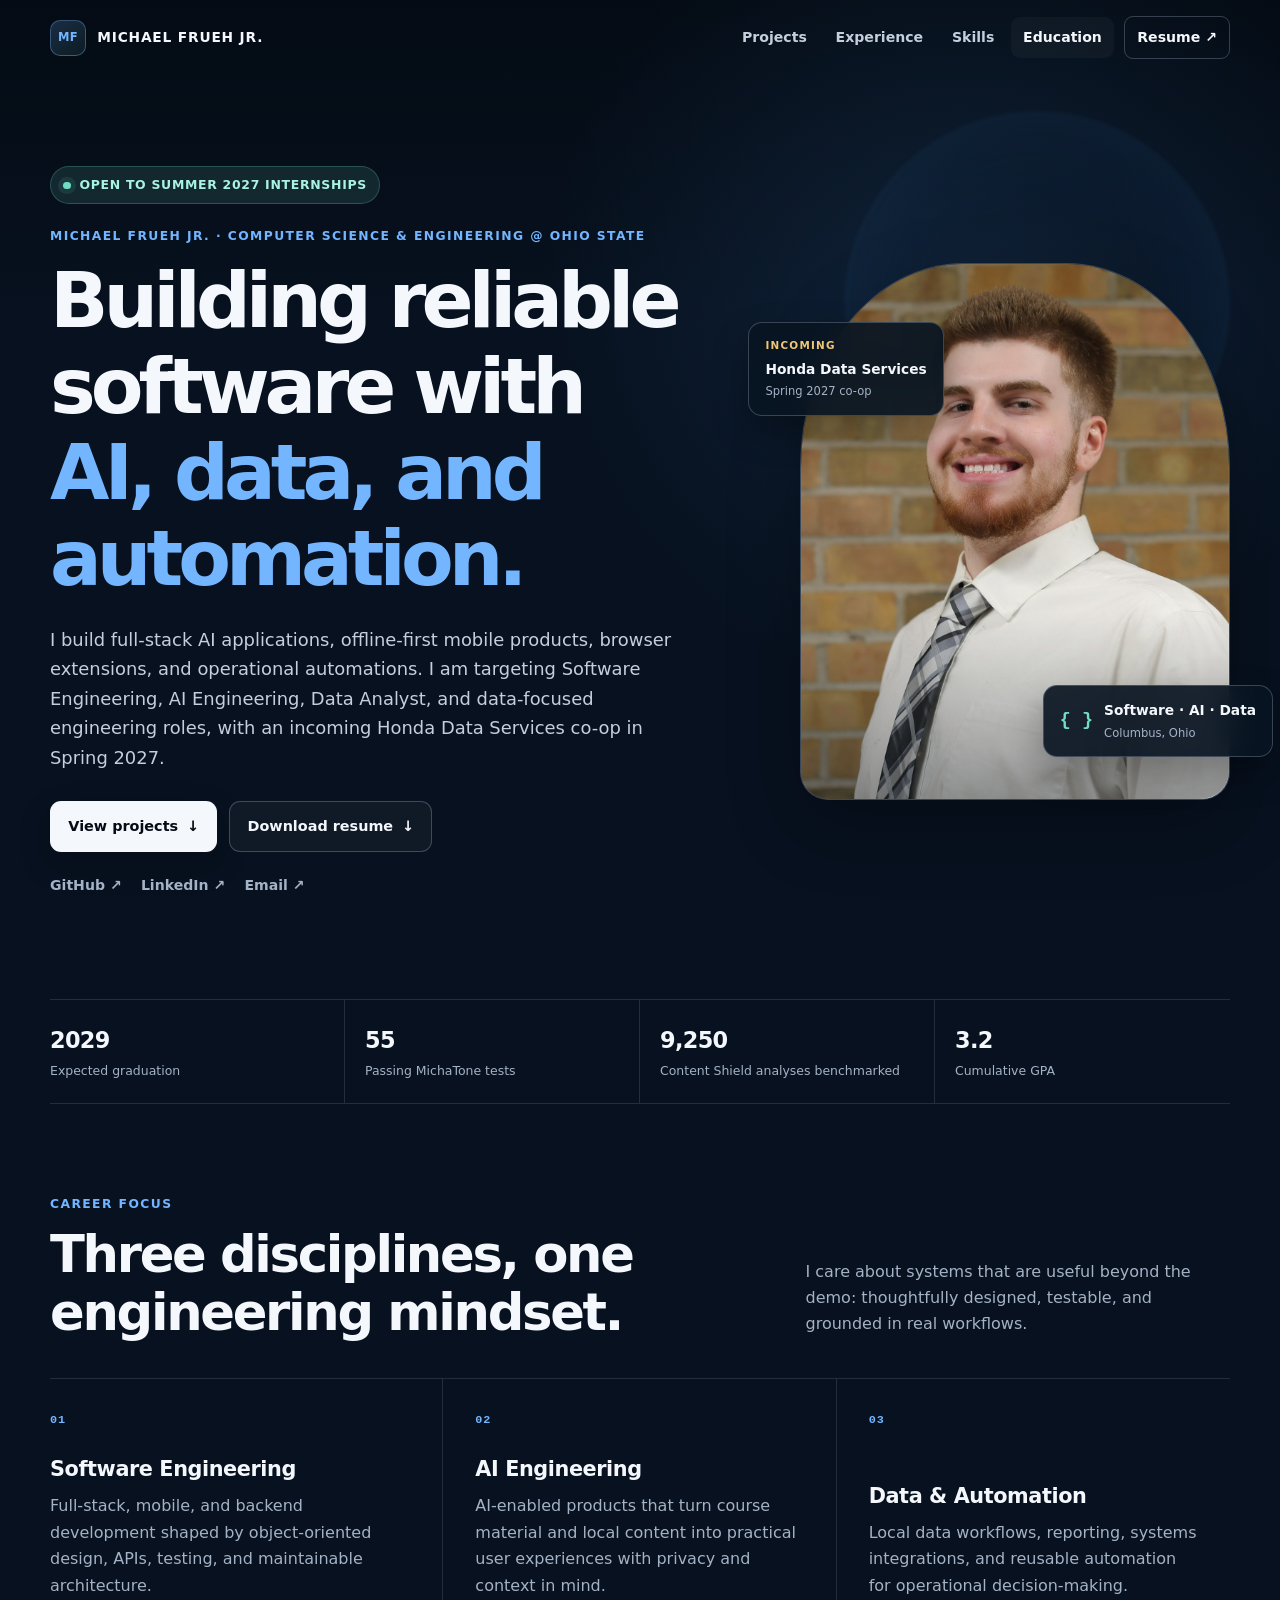
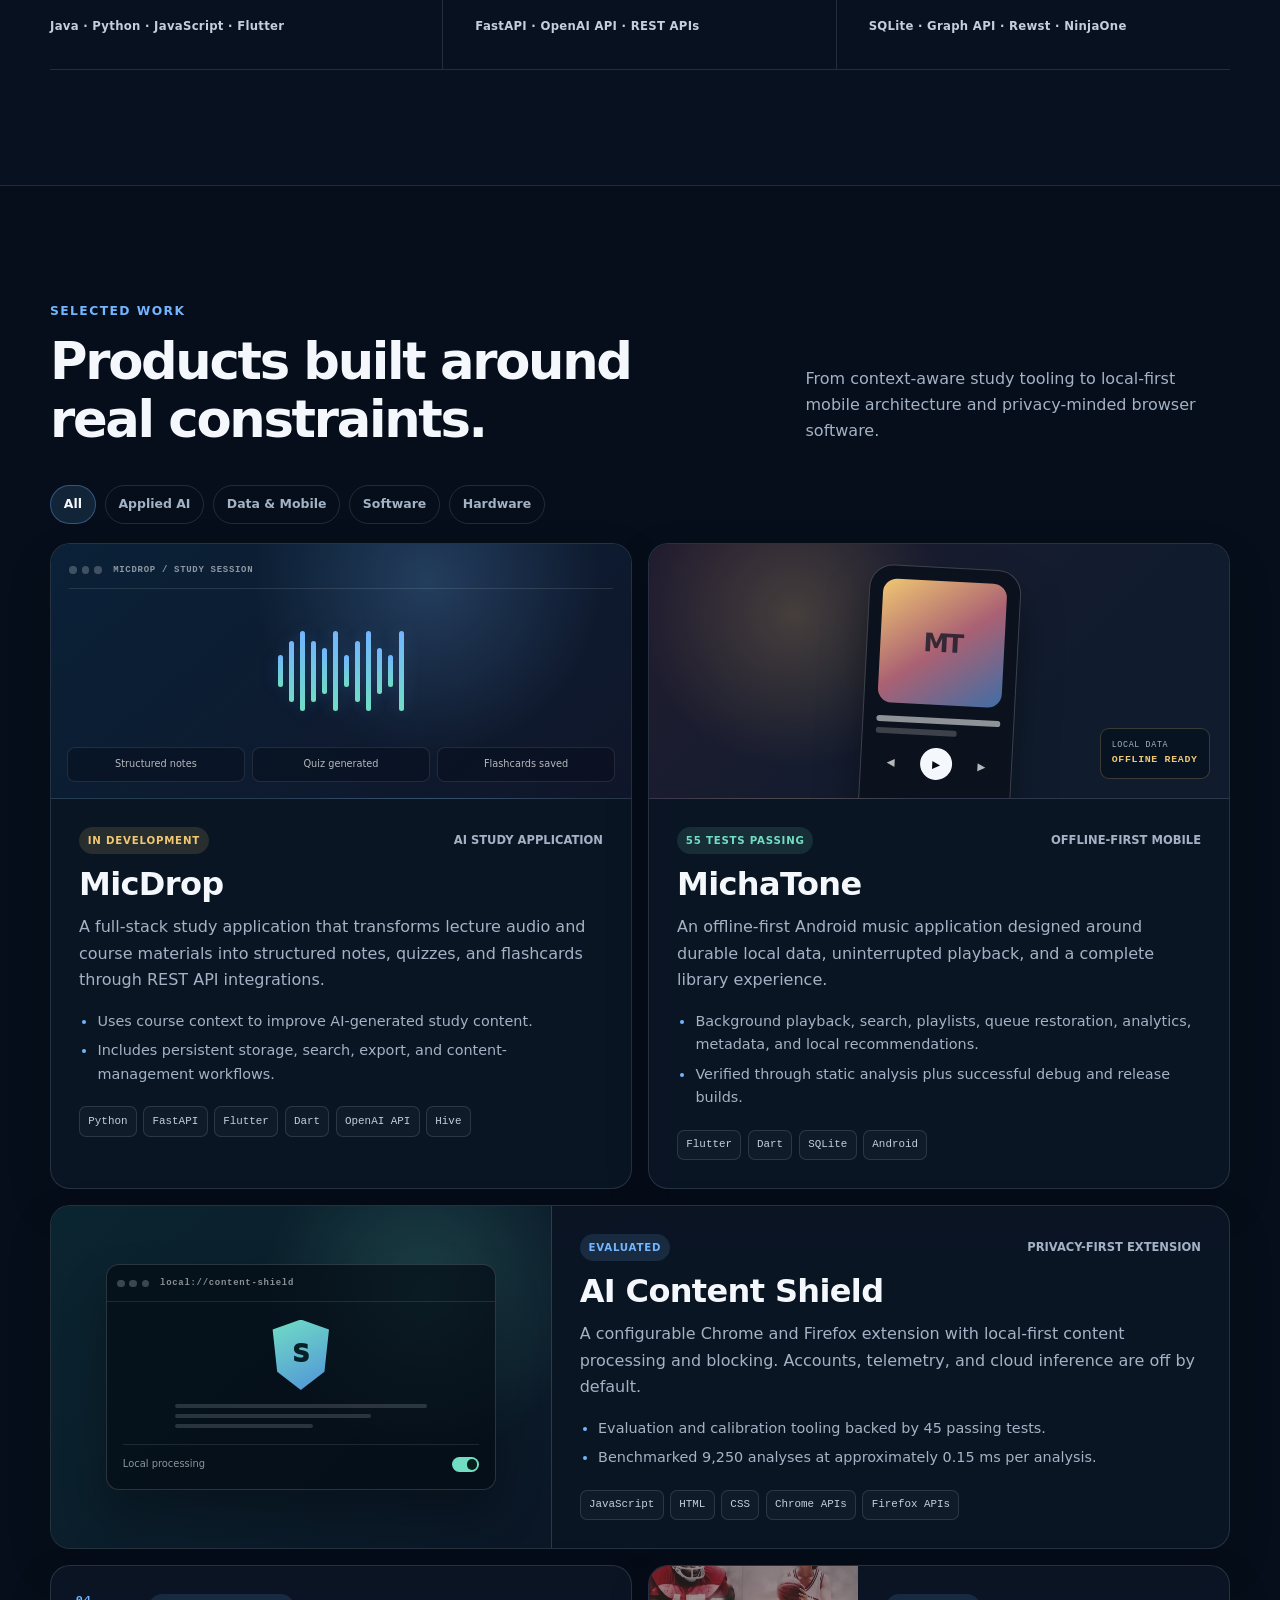
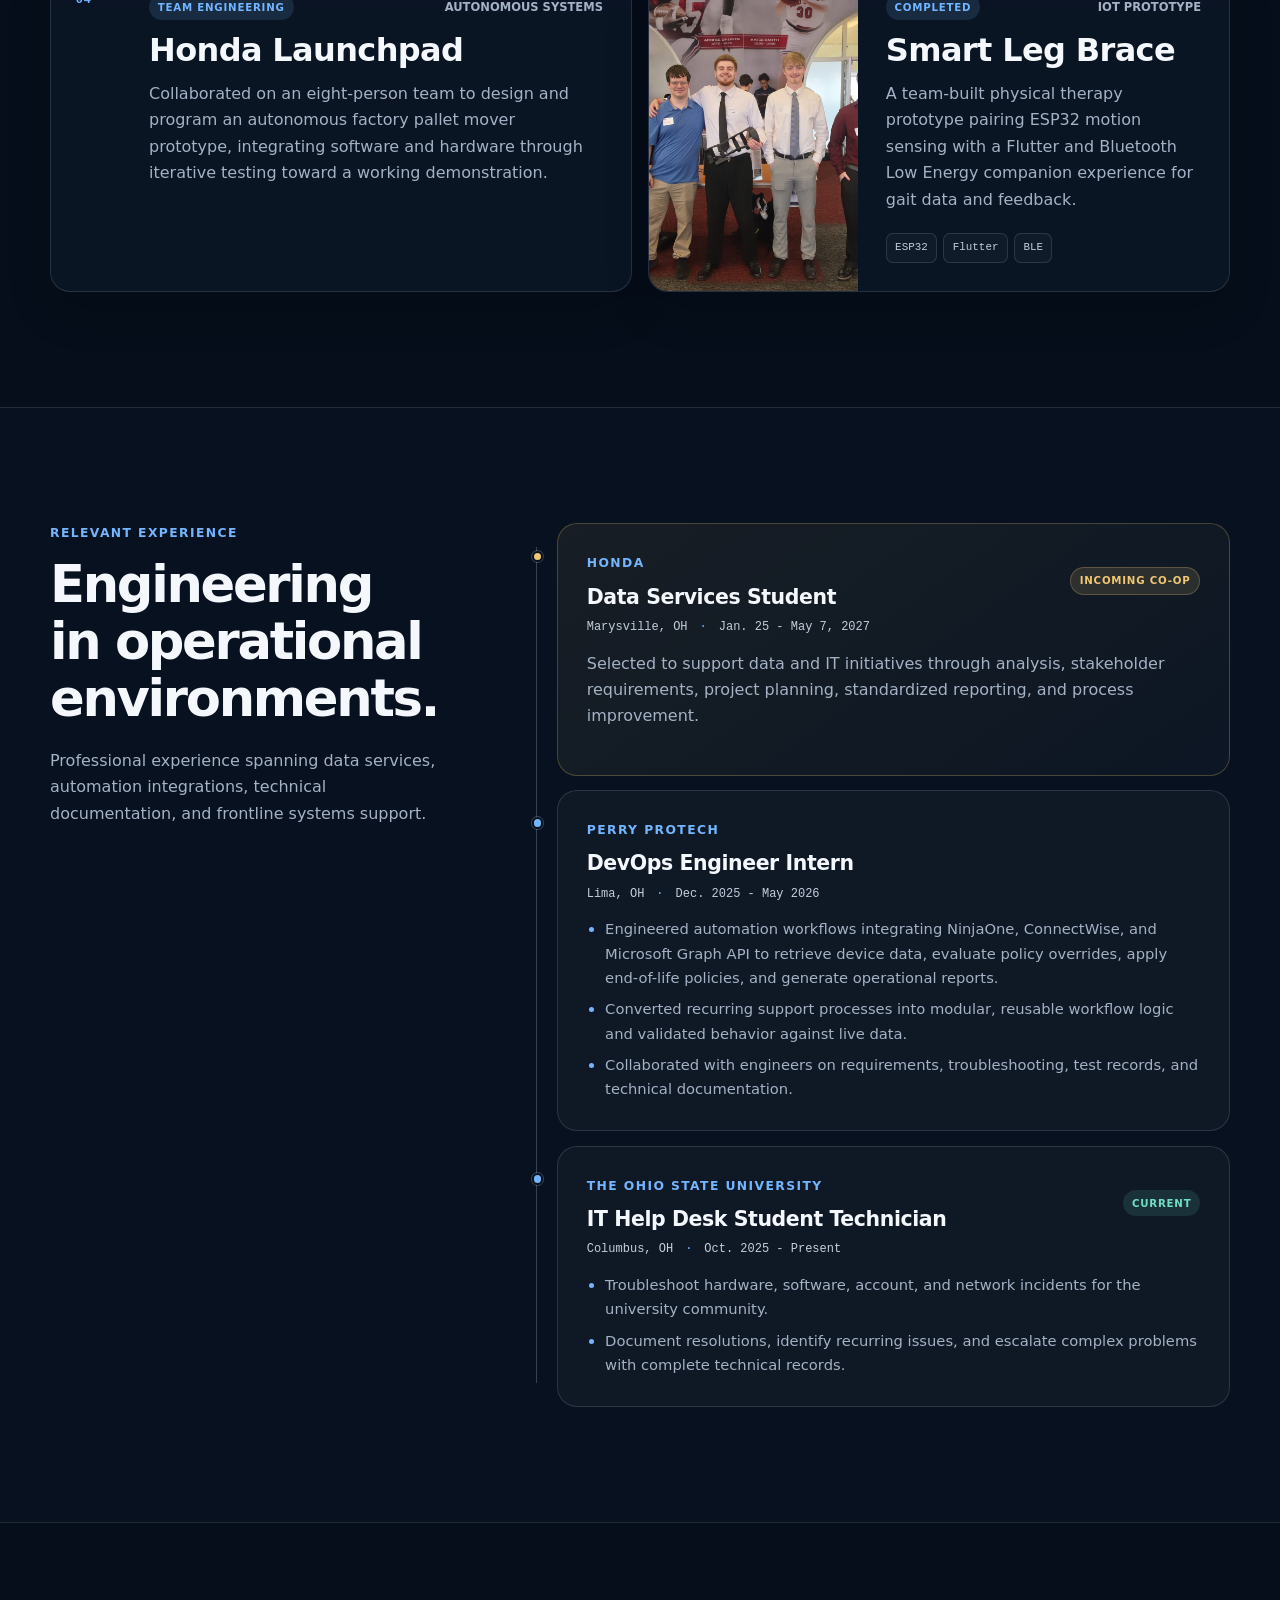
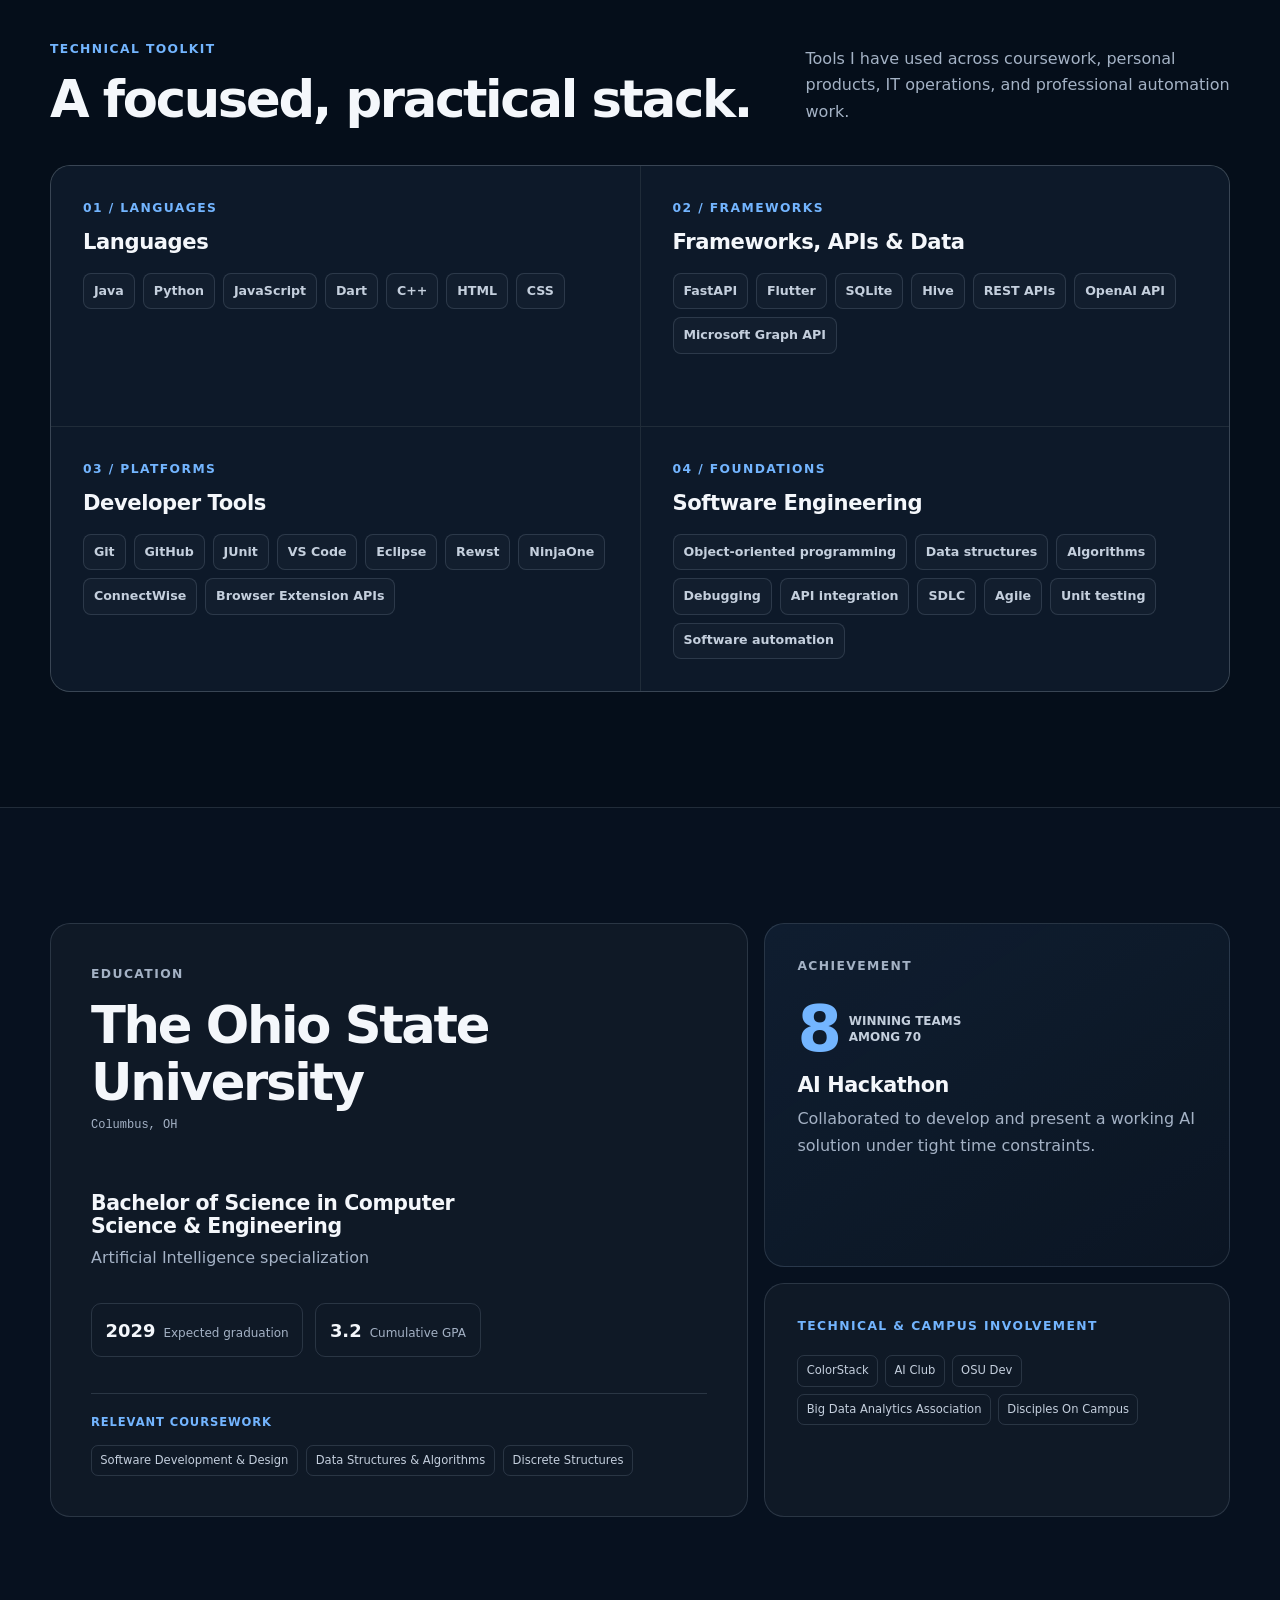
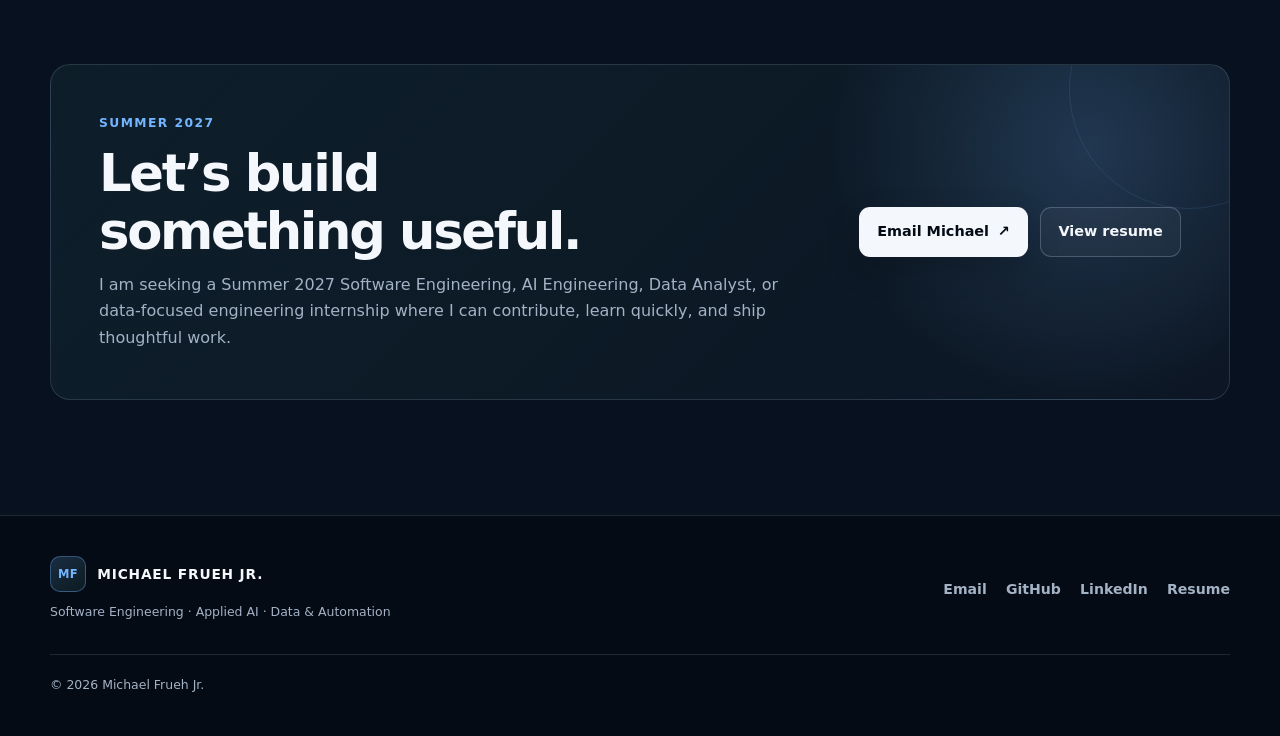
<file: index.html>
<!doctype html>
<html lang="en">
  <head>
    <meta charset="utf-8">
    <meta name="viewport" content="width=device-width, initial-scale=1">
    <meta name="description" content="Portfolio of Michael Frueh Jr., an Ohio State Computer Science & Engineering student building software, applied AI, and data-driven automation. Seeking a Summer 2027 internship.">
    <meta name="theme-color" content="#07111f">
    <meta property="og:title" content="Michael Frueh Jr. | Software, AI & Data Engineering">
    <meta property="og:description" content="Software engineering, applied AI, mobile, and data automation projects from an Ohio State CSE student and incoming Honda Data Services co-op.">
    <meta property="og:type" content="website">
    <title>Michael Frueh Jr. | Software, AI & Data Engineering</title>
    <link rel="icon" type="image/png" href="websiteicon.png">
    <link rel="stylesheet" href="styles.css">
    <script src="script.js" defer></script>
  </head>
  <body>
    <a class="skip-link" href="#main-content">Skip to content</a>
    <div class="page-noise" aria-hidden="true"></div>

    <header class="site-header" data-header>
      <nav class="nav container" aria-label="Primary navigation">
        <a class="brand" href="#top" aria-label="Michael Frueh Jr. - home">
          <span class="brand-mark" aria-hidden="true">MF</span>
          <span class="brand-name">Michael Frueh Jr.</span>
        </a>
        <button class="nav-toggle" type="button" aria-expanded="false" aria-controls="nav-menu">
          <span class="sr-only">Open navigation</span>
          <span></span><span></span><span></span>
        </button>
        <div class="nav-menu" id="nav-menu">
          <a href="#projects">Projects</a>
          <a href="#experience">Experience</a>
          <a href="#skills">Skills</a>
          <a href="#education">Education</a>
          <a class="nav-resume" href="resume.html">Resume <span aria-hidden="true">&nearr;</span></a>
        </div>
      </nav>
    </header>

    <main id="main-content">
      <section class="hero section" id="top">
        <div class="hero-glow hero-glow-one" aria-hidden="true"></div>
        <div class="hero-glow hero-glow-two" aria-hidden="true"></div>
        <div class="container hero-layout">
          <div class="hero-copy">
            <p class="availability"><span aria-hidden="true"></span> Open to Summer 2027 internships</p>
            <p class="hero-intro">Michael Frueh Jr. &middot; Computer Science &amp; Engineering @ Ohio State</p>
            <h1>Building reliable software with <em>AI, data, and automation.</em></h1>
            <p class="hero-summary">I build full-stack AI applications, offline-first mobile products, browser extensions, and operational automations. I am targeting Software Engineering, AI Engineering, Data Analyst, and data-focused engineering roles, with an incoming Honda Data Services co-op in Spring 2027.</p>
            <div class="hero-actions">
              <a class="button button-primary" href="#projects">View projects <span aria-hidden="true">&darr;</span></a>
              <a class="button button-secondary" href="Michael_Frueh_Jr_ResumeG.pdf" download>Download resume <span aria-hidden="true">&darr;</span></a>
            </div>
            <div class="hero-links" aria-label="Professional links">
              <a href="https://github.com/michael0135" target="_blank" rel="noopener noreferrer">GitHub <span aria-hidden="true">&nearr;</span></a>
              <a href="https://www.linkedin.com/in/michael-frueh-jr-342995335" target="_blank" rel="noopener noreferrer">LinkedIn <span aria-hidden="true">&nearr;</span></a>
              <a href="mailto:michaelfrueh5589@gmail.com">Email <span aria-hidden="true">&nearr;</span></a>
            </div>
          </div>

          <aside class="hero-portrait" aria-label="Profile summary">
            <div class="portrait-frame">
              <img src="michael-frueh-headshot.jpg" width="1200" height="1800" alt="Professional portrait of Michael Frueh Jr.">
            </div>
            <div class="portrait-card portrait-card-top">
              <span class="portrait-label">Incoming</span>
              <strong>Honda Data Services</strong>
              <small>Spring 2027 co-op</small>
            </div>
            <div class="portrait-card portrait-card-bottom">
              <span class="portrait-code" aria-hidden="true">{ }</span>
              <div><strong>Software &middot; AI &middot; Data</strong><small>Columbus, Ohio</small></div>
            </div>
          </aside>
        </div>

        <div class="container proof-strip" aria-label="Key qualifications">
          <div><strong>2029</strong><span>Expected graduation</span></div>
          <div><strong>55</strong><span>Passing MichaTone tests</span></div>
          <div><strong>9,250</strong><span>Content Shield analyses benchmarked</span></div>
          <div><strong>3.2</strong><span>Cumulative GPA</span></div>
        </div>
      </section>

      <section class="section section-compact" id="focus" aria-labelledby="focus-title">
        <div class="container">
          <div class="section-heading">
            <div>
              <p class="section-kicker">Career focus</p>
              <h2 id="focus-title">Three disciplines, one engineering mindset.</h2>
            </div>
            <p>I care about systems that are useful beyond the demo: thoughtfully designed, testable, and grounded in real workflows.</p>
          </div>
          <div class="focus-grid">
            <article class="focus-card reveal">
              <span class="focus-number">01</span>
              <h3>Software Engineering</h3>
              <p>Full-stack, mobile, and backend development shaped by object-oriented design, APIs, testing, and maintainable architecture.</p>
              <span class="focus-tech">Java &middot; Python &middot; JavaScript &middot; Flutter</span>
            </article>
            <article class="focus-card reveal">
              <span class="focus-number">02</span>
              <h3>AI Engineering</h3>
              <p>AI-enabled products that turn course material and local content into practical user experiences with privacy and context in mind.</p>
              <span class="focus-tech">FastAPI &middot; OpenAI API &middot; REST APIs</span>
            </article>
            <article class="focus-card reveal">
              <span class="focus-number">03</span>
              <h3>Data &amp; Automation</h3>
              <p>Local data workflows, reporting, systems integrations, and reusable automation for operational decision-making.</p>
              <span class="focus-tech">SQLite &middot; Graph API &middot; Rewst &middot; NinjaOne</span>
            </article>
          </div>
        </div>
      </section>

      <section class="section projects-section" id="projects" aria-labelledby="projects-title">
        <div class="container">
          <div class="section-heading">
            <div>
              <p class="section-kicker">Selected work</p>
              <h2 id="projects-title">Products built around real constraints.</h2>
            </div>
            <p>From context-aware study tooling to local-first mobile architecture and privacy-minded browser software.</p>
          </div>

          <div class="project-filters" role="toolbar" aria-label="Filter projects">
            <button class="filter-button is-active" type="button" data-filter="all" aria-pressed="true">All</button>
            <button class="filter-button" type="button" data-filter="ai" aria-pressed="false">Applied AI</button>
            <button class="filter-button" type="button" data-filter="data" aria-pressed="false">Data &amp; Mobile</button>
            <button class="filter-button" type="button" data-filter="software" aria-pressed="false">Software</button>
            <button class="filter-button" type="button" data-filter="hardware" aria-pressed="false">Hardware</button>
          </div>
          <p class="sr-only" aria-live="polite" data-filter-status>Showing all 5 projects</p>

          <div class="featured-projects">
            <article class="project-card project-card-large reveal" data-category="ai software">
              <div class="project-visual visual-micdrop" aria-hidden="true">
                <div class="mock-window-bar"><span></span><span></span><span></span><b>MICDROP / STUDY SESSION</b></div>
                <div class="waveform"><i></i><i></i><i></i><i></i><i></i><i></i><i></i><i></i><i></i><i></i><i></i><i></i></div>
                <div class="study-output"><span>Structured notes</span><span>Quiz generated</span><span>Flashcards saved</span></div>
              </div>
              <div class="project-body">
                <div class="project-meta"><span class="status status-building">In development</span><span>AI study application</span></div>
                <h3>MicDrop</h3>
                <p>A full-stack study application that transforms lecture audio and course materials into structured notes, quizzes, and flashcards through REST API integrations.</p>
                <ul class="project-points">
                  <li>Uses course context to improve AI-generated study content.</li>
                  <li>Includes persistent storage, search, export, and content-management workflows.</li>
                </ul>
                <div class="tag-list" aria-label="MicDrop technologies"><span>Python</span><span>FastAPI</span><span>Flutter</span><span>Dart</span><span>OpenAI API</span><span>Hive</span></div>
              </div>
            </article>

            <article class="project-card project-card-large reveal" data-category="data mobile">
              <div class="project-visual visual-michatone" aria-hidden="true">
                <div class="phone-shell">
                  <div class="album-art"><span>MT</span></div>
                  <div class="track-lines"><b></b><i></i></div>
                  <div class="player-controls"><span>&#9664;</span><strong>&#9654;</strong><span>&#9654;</span></div>
                </div>
                <div class="local-badge">LOCAL DATA<br><strong>OFFLINE READY</strong></div>
              </div>
              <div class="project-body">
                <div class="project-meta"><span class="status status-verified">55 tests passing</span><span>Offline-first mobile</span></div>
                <h3>MichaTone</h3>
                <p>An offline-first Android music application designed around durable local data, uninterrupted playback, and a complete library experience.</p>
                <ul class="project-points">
                  <li>Background playback, search, playlists, queue restoration, analytics, metadata, and local recommendations.</li>
                  <li>Verified through static analysis plus successful debug and release builds.</li>
                </ul>
                <div class="tag-list" aria-label="MichaTone technologies"><span>Flutter</span><span>Dart</span><span>SQLite</span><span>Android</span></div>
              </div>
            </article>

            <article class="project-card project-card-large reveal" data-category="ai software">
              <div class="project-visual visual-shield" aria-hidden="true">
                <div class="browser-shell">
                  <div class="browser-top"><span></span><span></span><span></span><b>local://content-shield</b></div>
                  <div class="shield-mark">S</div>
                  <div class="shield-lines"><i></i><i></i><i></i></div>
                  <div class="shield-toggle"><span>Local processing</span><b></b></div>
                </div>
              </div>
              <div class="project-body">
                <div class="project-meta"><span class="status status-complete">Evaluated</span><span>Privacy-first extension</span></div>
                <h3>AI Content Shield</h3>
                <p>A configurable Chrome and Firefox extension with local-first content processing and blocking. Accounts, telemetry, and cloud inference are off by default.</p>
                <ul class="project-points">
                  <li>Evaluation and calibration tooling backed by 45 passing tests.</li>
                  <li>Benchmarked 9,250 analyses at approximately 0.15 ms per analysis.</li>
                </ul>
                <div class="tag-list" aria-label="AI Content Shield technologies"><span>JavaScript</span><span>HTML</span><span>CSS</span><span>Chrome APIs</span><span>Firefox APIs</span></div>
              </div>
            </article>
          </div>

          <div class="additional-projects">
            <article class="project-card project-card-small reveal" data-category="hardware software">
              <div class="project-index" aria-hidden="true">04</div>
              <div class="project-body">
                <div class="project-meta"><span class="status status-complete">Team engineering</span><span>Autonomous systems</span></div>
                <h3>Honda Launchpad</h3>
                <p>Collaborated on an eight-person team to design and program an autonomous factory pallet mover prototype, integrating software and hardware through iterative testing toward a working demonstration.</p>
              </div>
            </article>
            <article class="project-card project-card-small project-with-image reveal" data-category="hardware mobile data">
              <img src="smart-leg-brace-team.jpg" width="1600" height="1200" loading="lazy" alt="Michael Frueh Jr. and teammates presenting the Smart Leg Brace project">
              <div class="project-body">
                <div class="project-meta"><span class="status status-complete">Completed</span><span>IoT prototype</span></div>
                <h3>Smart Leg Brace</h3>
                <p>A team-built physical therapy prototype pairing ESP32 motion sensing with a Flutter and Bluetooth Low Energy companion experience for gait data and feedback.</p>
                <div class="tag-list" aria-label="Smart Leg Brace technologies"><span>ESP32</span><span>Flutter</span><span>BLE</span></div>
              </div>
            </article>
          </div>
        </div>
      </section>

      <section class="section" id="experience" aria-labelledby="experience-title">
        <div class="container experience-layout">
          <div class="section-heading experience-heading">
            <div>
              <p class="section-kicker">Relevant experience</p>
              <h2 id="experience-title">Engineering in operational environments.</h2>
            </div>
            <p>Professional experience spanning data services, automation integrations, technical documentation, and frontline systems support.</p>
          </div>

          <div class="timeline">
            <article class="experience-card experience-featured reveal">
              <div class="timeline-marker" aria-hidden="true"></div>
              <div class="experience-topline">
                <div><p class="company">Honda</p><h3>Data Services Student</h3></div>
                <span class="status status-incoming">Incoming co-op</span>
              </div>
              <p class="experience-meta">Marysville, OH <span>&middot;</span> Jan. 25 - May 7, 2027</p>
              <p>Selected to support data and IT initiatives through analysis, stakeholder requirements, project planning, standardized reporting, and process improvement.</p>
            </article>

            <article class="experience-card reveal">
              <div class="timeline-marker" aria-hidden="true"></div>
              <div class="experience-topline"><div><p class="company">Perry proTECH</p><h3>DevOps Engineer Intern</h3></div></div>
              <p class="experience-meta">Lima, OH <span>&middot;</span> Dec. 2025 - May 2026</p>
              <ul>
                <li>Engineered automation workflows integrating NinjaOne, ConnectWise, and Microsoft Graph API to retrieve device data, evaluate policy overrides, apply end-of-life policies, and generate operational reports.</li>
                <li>Converted recurring support processes into modular, reusable workflow logic and validated behavior against live data.</li>
                <li>Collaborated with engineers on requirements, troubleshooting, test records, and technical documentation.</li>
              </ul>
            </article>

            <article class="experience-card reveal">
              <div class="timeline-marker" aria-hidden="true"></div>
              <div class="experience-topline"><div><p class="company">The Ohio State University</p><h3>IT Help Desk Student Technician</h3></div><span class="status status-current">Current</span></div>
              <p class="experience-meta">Columbus, OH <span>&middot;</span> Oct. 2025 - Present</p>
              <ul>
                <li>Troubleshoot hardware, software, account, and network incidents for the university community.</li>
                <li>Document resolutions, identify recurring issues, and escalate complex problems with complete technical records.</li>
              </ul>
            </article>
          </div>
        </div>
      </section>

      <section class="section skills-section" id="skills" aria-labelledby="skills-title">
        <div class="container">
          <div class="section-heading">
            <div>
              <p class="section-kicker">Technical toolkit</p>
              <h2 id="skills-title">A focused, practical stack.</h2>
            </div>
            <p>Tools I have used across coursework, personal products, IT operations, and professional automation work.</p>
          </div>
          <div class="skills-grid">
            <article class="skill-group reveal">
              <p class="skill-label">01 / Languages</p>
              <h3>Languages</h3>
              <div class="skill-items"><span>Java</span><span>Python</span><span>JavaScript</span><span>Dart</span><span>C++</span><span>HTML</span><span>CSS</span></div>
            </article>
            <article class="skill-group reveal">
              <p class="skill-label">02 / Frameworks</p>
              <h3>Frameworks, APIs &amp; Data</h3>
              <div class="skill-items"><span>FastAPI</span><span>Flutter</span><span>SQLite</span><span>Hive</span><span>REST APIs</span><span>OpenAI API</span><span>Microsoft Graph API</span></div>
            </article>
            <article class="skill-group reveal">
              <p class="skill-label">03 / Platforms</p>
              <h3>Developer Tools</h3>
              <div class="skill-items"><span>Git</span><span>GitHub</span><span>JUnit</span><span>VS Code</span><span>Eclipse</span><span>Rewst</span><span>NinjaOne</span><span>ConnectWise</span><span>Browser Extension APIs</span></div>
            </article>
            <article class="skill-group reveal">
              <p class="skill-label">04 / Foundations</p>
              <h3>Software Engineering</h3>
              <div class="skill-items"><span>Object-oriented programming</span><span>Data structures</span><span>Algorithms</span><span>Debugging</span><span>API integration</span><span>SDLC</span><span>Agile</span><span>Unit testing</span><span>Software automation</span></div>
            </article>
          </div>
        </div>
      </section>

      <section class="section" id="education" aria-labelledby="education-title">
        <div class="container education-grid">
          <article class="education-card reveal">
            <p class="section-kicker">Education</p>
            <h2 id="education-title">The Ohio State University</h2>
            <p class="education-location">Columbus, OH</p>
            <h3>Bachelor of Science in Computer Science &amp; Engineering</h3>
            <p>Artificial Intelligence specialization</p>
            <div class="education-facts"><span><strong>2029</strong> Expected graduation</span><span><strong>3.2</strong> Cumulative GPA</span></div>
            <div class="coursework"><strong>Relevant coursework</strong><span>Software Development &amp; Design</span><span>Data Structures &amp; Algorithms</span><span>Discrete Structures</span></div>
          </article>

          <div class="achievement-column">
            <article class="achievement-card reveal">
              <p class="section-kicker">Achievement</p>
              <div class="achievement-stat"><strong>8</strong><span>winning teams<br>among 70</span></div>
              <h3>AI Hackathon</h3>
              <p>Collaborated to develop and present a working AI solution under tight time constraints.</p>
            </article>
            <article class="involvement-card reveal">
              <p class="section-kicker">Technical &amp; campus involvement</p>
              <div class="involvement-list"><span>ColorStack</span><span>AI Club</span><span>OSU Dev</span><span>Big Data Analytics Association</span><span>Disciples On Campus</span></div>
            </article>
          </div>
        </div>
      </section>

      <section class="section contact-section" id="contact" aria-labelledby="contact-title">
        <div class="container contact-panel">
          <div>
            <p class="section-kicker">Summer 2027</p>
            <h2 id="contact-title">Let&rsquo;s build something useful.</h2>
            <p>I am seeking a Summer 2027 Software Engineering, AI Engineering, Data Analyst, or data-focused engineering internship where I can contribute, learn quickly, and ship thoughtful work.</p>
          </div>
          <div class="contact-actions">
            <a class="button button-primary" href="mailto:michaelfrueh5589@gmail.com">Email Michael <span aria-hidden="true">&nearr;</span></a>
            <a class="button button-secondary" href="resume.html">View resume</a>
          </div>
        </div>
      </section>
    </main>

    <footer class="site-footer">
      <div class="container footer-layout">
        <div><a class="brand footer-brand" href="#top"><span class="brand-mark" aria-hidden="true">MF</span><span class="brand-name">Michael Frueh Jr.</span></a><p>Software Engineering &middot; Applied AI &middot; Data &amp; Automation</p></div>
        <div class="footer-links"><a href="mailto:michaelfrueh5589@gmail.com">Email</a><a href="https://github.com/michael0135" target="_blank" rel="noopener noreferrer">GitHub</a><a href="https://www.linkedin.com/in/michael-frueh-jr-342995335" target="_blank" rel="noopener noreferrer">LinkedIn</a><a href="Michael_Frueh_Jr_ResumeG.pdf" download>Resume</a></div>
        <p class="copyright">&copy; <span data-year>2026</span> Michael Frueh Jr.</p>
      </div>
    </footer>
  </body>
</html>
</file>
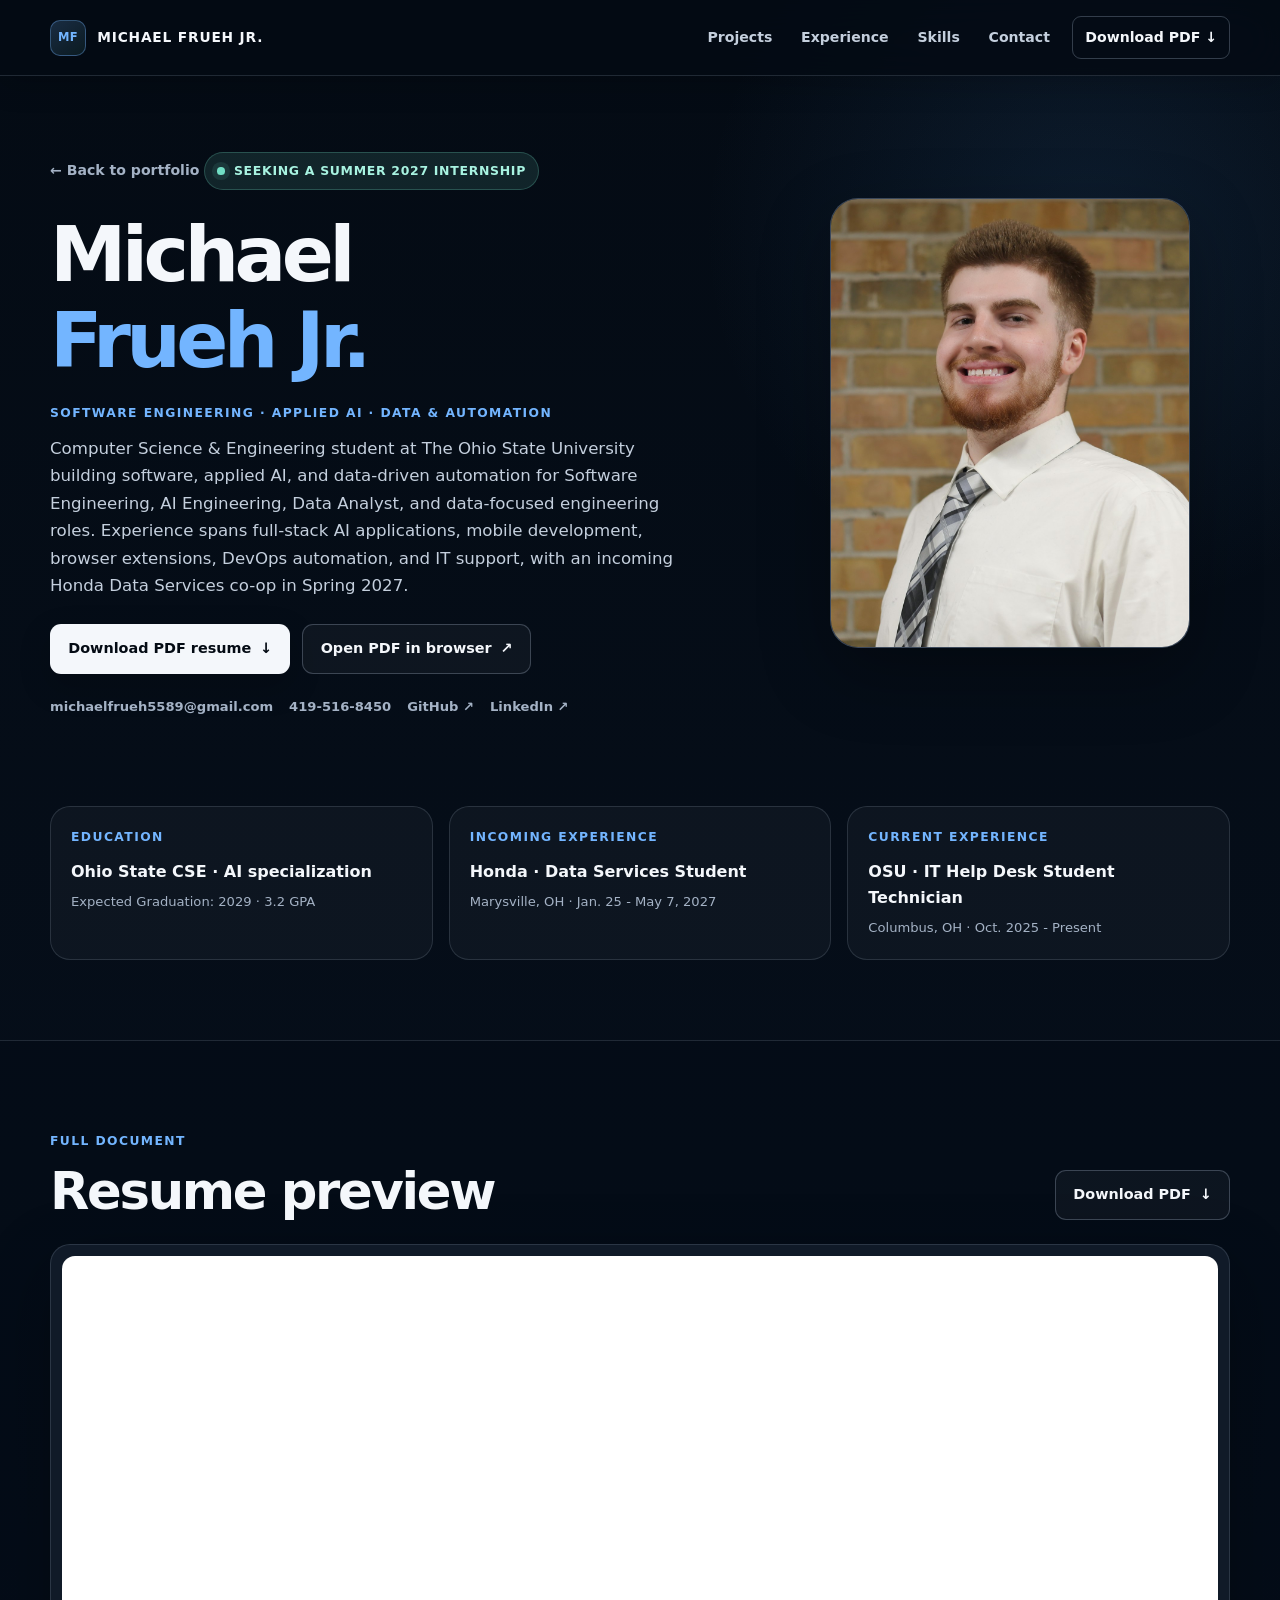
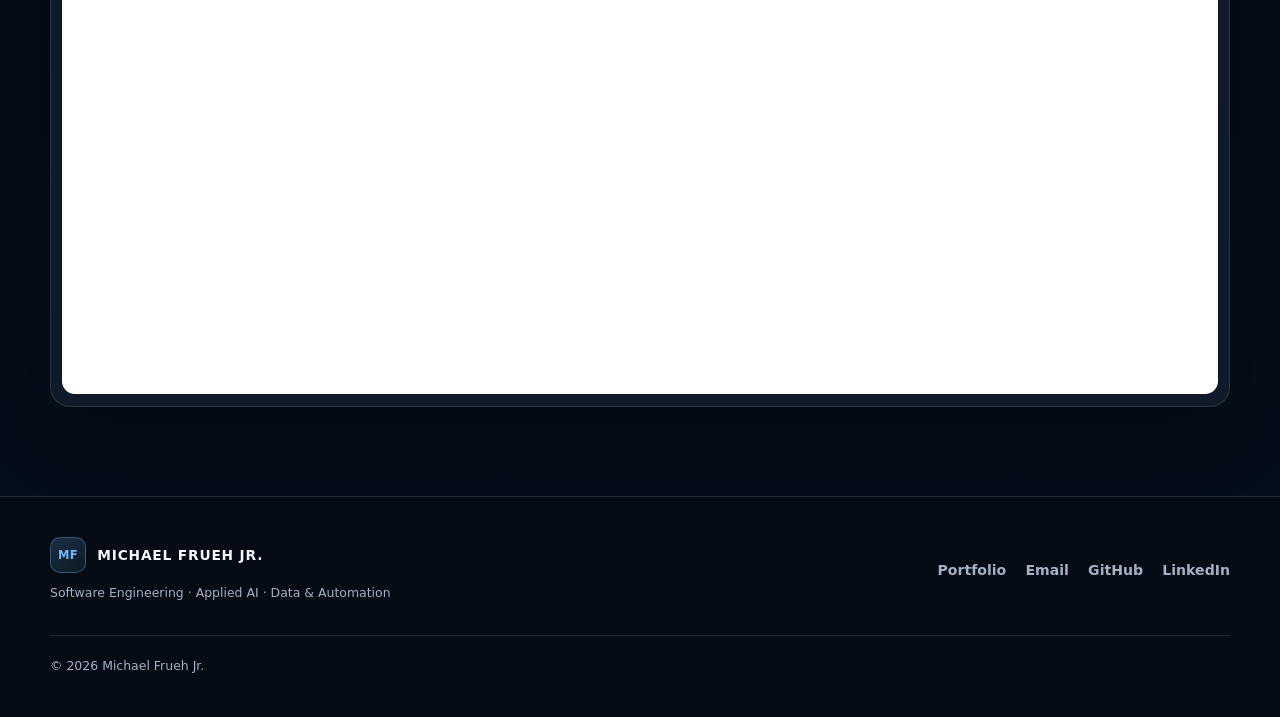
<file: resume.html>
<!doctype html>
<html lang="en">
  <head>
    <meta charset="utf-8">
    <meta name="viewport" content="width=device-width, initial-scale=1">
    <meta name="description" content="Resume of Michael Frueh Jr., an Ohio State CSE student focused on software engineering, applied AI, and data automation opportunities.">
    <meta name="theme-color" content="#07111f">
    <meta property="og:title" content="Michael Frueh Jr. | Resume">
    <meta property="og:description" content="Software engineering, applied AI, data automation, projects, and experience. Seeking a Summer 2027 internship.">
    <meta property="og:type" content="profile">
    <title>Michael Frueh Jr. | Resume</title>
    <link rel="icon" type="image/png" href="websiteicon.png">
    <link rel="stylesheet" href="styles.css">
    <script src="script.js" defer></script>
  </head>
  <body class="resume-page">
    <a class="skip-link" href="#main-content">Skip to content</a>
    <div class="page-noise" aria-hidden="true"></div>

    <header class="site-header is-scrolled" data-header>
      <nav class="nav container" aria-label="Primary navigation">
        <a class="brand" href="index.html" aria-label="Michael Frueh Jr. - portfolio home">
          <span class="brand-mark" aria-hidden="true">MF</span>
          <span class="brand-name">Michael Frueh Jr.</span>
        </a>
        <button class="nav-toggle" type="button" aria-expanded="false" aria-controls="nav-menu">
          <span class="sr-only">Open navigation</span>
          <span></span><span></span><span></span>
        </button>
        <div class="nav-menu" id="nav-menu">
          <a href="index.html#projects">Projects</a>
          <a href="index.html#experience">Experience</a>
          <a href="index.html#skills">Skills</a>
          <a href="index.html#contact">Contact</a>
          <a class="nav-resume" href="Michael_Frueh_Jr_ResumeG.pdf" download>Download PDF <span aria-hidden="true">&darr;</span></a>
        </div>
      </nav>
    </header>

    <main class="resume-main" id="main-content">
      <section class="container resume-intro" aria-labelledby="resume-title">
        <div>
          <a class="back-link" href="index.html"><span aria-hidden="true">&larr;</span> Back to portfolio</a>
          <p class="availability" style="margin-top: 1.5rem;"><span aria-hidden="true"></span> Seeking a Summer 2027 internship</p>
          <h1 id="resume-title">Michael <span>Frueh Jr.</span></h1>
          <p class="hero-intro">Software Engineering &middot; Applied AI &middot; Data &amp; Automation</p>
          <p class="resume-lead">Computer Science &amp; Engineering student at The Ohio State University building software, applied AI, and data-driven automation for Software Engineering, AI Engineering, Data Analyst, and data-focused engineering roles. Experience spans full-stack AI applications, mobile development, browser extensions, DevOps automation, and IT support, with an incoming Honda Data Services co-op in Spring 2027.</p>
          <div class="hero-actions">
            <a class="button button-primary" href="Michael_Frueh_Jr_ResumeG.pdf" download>Download PDF resume <span aria-hidden="true">&darr;</span></a>
            <a class="button button-secondary" href="Michael_Frueh_Jr_ResumeG.pdf" target="_blank" rel="noopener noreferrer">Open PDF in browser <span aria-hidden="true">&nearr;</span></a>
          </div>
          <div class="resume-links" aria-label="Contact details">
            <a href="mailto:michaelfrueh5589@gmail.com">michaelfrueh5589@gmail.com</a>
            <a href="tel:+14195168450">419-516-8450</a>
            <a href="https://github.com/michael0135" target="_blank" rel="noopener noreferrer">GitHub <span aria-hidden="true">&nearr;</span></a>
            <a href="https://www.linkedin.com/in/michael-frueh-jr-342995335" target="_blank" rel="noopener noreferrer">LinkedIn <span aria-hidden="true">&nearr;</span></a>
          </div>
        </div>
        <figure class="resume-photo">
          <img src="michael-frueh-headshot.jpg" width="1200" height="1800" alt="Professional portrait of Michael Frueh Jr.">
        </figure>
      </section>

      <section class="container resume-facts" aria-label="Resume highlights">
        <article class="resume-fact-card">
          <p class="section-kicker">Education</p>
          <strong>Ohio State CSE &middot; AI specialization</strong>
          <span>Expected Graduation: 2029 &middot; 3.2 GPA</span>
        </article>
        <article class="resume-fact-card">
          <p class="section-kicker">Incoming experience</p>
          <strong>Honda &middot; Data Services Student</strong>
          <span>Marysville, OH &middot; Jan. 25 - May 7, 2027</span>
        </article>
        <article class="resume-fact-card">
          <p class="section-kicker">Current experience</p>
          <strong>OSU &middot; IT Help Desk Student Technician</strong>
          <span>Columbus, OH &middot; Oct. 2025 - Present</span>
        </article>
      </section>

      <section class="resume-viewer-section" aria-labelledby="pdf-title">
        <div class="container">
          <div class="resume-viewer-heading">
            <div><p class="section-kicker">Full document</p><h2 id="pdf-title">Resume preview</h2></div>
            <a class="button button-secondary" href="Michael_Frueh_Jr_ResumeG.pdf" download>Download PDF <span aria-hidden="true">&darr;</span></a>
          </div>
          <div class="resume-preview-card">
            <iframe src="Michael_Frueh_Jr_ResumeG.pdf#view=FitH" title="PDF resume preview for Michael Frueh Jr.">
              <p class="resume-preview-fallback">Your browser cannot display the PDF preview. <a href="Michael_Frueh_Jr_ResumeG.pdf">Open the resume PDF</a>.</p>
            </iframe>
          </div>
          <div class="resume-mobile-note">
            <p>For the clearest mobile view, open or download the one-page PDF resume.</p>
            <a class="button button-primary" href="Michael_Frueh_Jr_ResumeG.pdf" target="_blank" rel="noopener noreferrer">Open resume PDF <span aria-hidden="true">&nearr;</span></a>
          </div>
        </div>
      </section>
    </main>

    <footer class="site-footer">
      <div class="container footer-layout">
        <div><a class="brand footer-brand" href="index.html"><span class="brand-mark" aria-hidden="true">MF</span><span class="brand-name">Michael Frueh Jr.</span></a><p>Software Engineering &middot; Applied AI &middot; Data &amp; Automation</p></div>
        <div class="footer-links"><a href="index.html">Portfolio</a><a href="mailto:michaelfrueh5589@gmail.com">Email</a><a href="https://github.com/michael0135" target="_blank" rel="noopener noreferrer">GitHub</a><a href="https://www.linkedin.com/in/michael-frueh-jr-342995335" target="_blank" rel="noopener noreferrer">LinkedIn</a></div>
        <p class="copyright">&copy; <span data-year>2026</span> Michael Frueh Jr.</p>
      </div>
    </footer>
  </body>
</html>
</file>
<file: styles.css>
:root {
  --bg: #07111f;
  --bg-deep: #040b14;
  --surface: #0d1929;
  --surface-soft: rgba(255, 255, 255, 0.035);
  --surface-strong: #122238;
  --line: rgba(203, 222, 245, 0.14);
  --line-strong: rgba(203, 222, 245, 0.24);
  --text: #f4f7fb;
  --muted: #a4b2c5;
  --muted-strong: #c4cfdd;
  --blue: #73b5ff;
  --blue-soft: rgba(115, 181, 255, 0.13);
  --mint: #71dec4;
  --mint-soft: rgba(113, 222, 196, 0.12);
  --gold: #f0c772;
  --gold-soft: rgba(240, 199, 114, 0.13);
  --danger: #ff8a9b;
  --shadow: 0 24px 70px rgba(0, 0, 0, 0.3);
  --radius-lg: 28px;
  --radius-md: 20px;
  --radius-sm: 12px;
  --max-width: 1180px;
  --transition: 180ms ease;
}

*,
*::before,
*::after {
  box-sizing: border-box;
}

html {
  scroll-behavior: smooth;
  scrollbar-color: var(--line-strong) var(--bg-deep);
}

body {
  margin: 0;
  min-width: 320px;
  overflow-x: hidden;
  background:
    radial-gradient(circle at 75% 4%, rgba(63, 126, 190, 0.16), transparent 26rem),
    linear-gradient(180deg, var(--bg-deep) 0, var(--bg) 20rem, var(--bg) 100%);
  color: var(--text);
  font-family: Inter, ui-sans-serif, system-ui, -apple-system, BlinkMacSystemFont, "Segoe UI", sans-serif;
  font-size: 16px;
  line-height: 1.65;
  text-rendering: optimizeLegibility;
}

body.nav-open {
  overflow: hidden;
}

button,
a {
  -webkit-tap-highlight-color: transparent;
}

button {
  font: inherit;
}

a {
  color: inherit;
  text-decoration: none;
}

img {
  display: block;
  max-width: 100%;
}

h1,
h2,
h3,
p {
  margin-top: 0;
}

h1,
h2,
h3 {
  line-height: 1.12;
  text-wrap: balance;
}

h2 {
  margin-bottom: 0;
  font-size: clamp(2rem, 4vw, 3.35rem);
  letter-spacing: -0.045em;
}

h3 {
  margin-bottom: 0;
  letter-spacing: -0.02em;
}

section[id] {
  scroll-margin-top: 5.25rem;
}

::selection {
  background: rgba(115, 181, 255, 0.32);
  color: var(--text);
}

:focus-visible {
  outline: 3px solid var(--gold);
  outline-offset: 4px;
  border-radius: 6px;
}

[hidden] {
  display: none !important;
}

.sr-only {
  position: absolute;
  width: 1px;
  height: 1px;
  padding: 0;
  margin: -1px;
  overflow: hidden;
  clip: rect(0, 0, 0, 0);
  white-space: nowrap;
  border: 0;
}

.skip-link {
  position: fixed;
  top: 0.8rem;
  left: 0.8rem;
  z-index: 100;
  transform: translateY(-150%);
  padding: 0.7rem 1rem;
  border-radius: 8px;
  background: var(--text);
  color: var(--bg-deep);
  font-weight: 800;
  transition: transform var(--transition);
}

.skip-link:focus {
  transform: translateY(0);
}

.page-noise {
  position: fixed;
  inset: 0;
  z-index: -1;
  pointer-events: none;
  opacity: 0.23;
  background-image:
    linear-gradient(rgba(255, 255, 255, 0.02) 1px, transparent 1px),
    linear-gradient(90deg, rgba(255, 255, 255, 0.02) 1px, transparent 1px);
  background-size: 46px 46px;
  mask-image: linear-gradient(to bottom, black, transparent 58%);
}

.container {
  width: min(calc(100% - 3rem), var(--max-width));
  margin-inline: auto;
}

.section {
  position: relative;
  padding-block: clamp(5rem, 9vw, 8rem);
}

.section-compact {
  padding-top: clamp(3.5rem, 7vw, 6rem);
}

.site-header {
  position: fixed;
  inset: 0 0 auto;
  z-index: 50;
  border-bottom: 1px solid transparent;
  transition: background var(--transition), border-color var(--transition), box-shadow var(--transition);
}

.site-header.is-scrolled,
.resume-page .site-header {
  border-color: var(--line);
  background: rgba(4, 11, 20, 0.86);
  box-shadow: 0 8px 30px rgba(0, 0, 0, 0.18);
  backdrop-filter: blur(18px);
}

.nav {
  display: flex;
  min-height: 4.7rem;
  align-items: center;
  justify-content: space-between;
  gap: 2rem;
}

.brand {
  display: inline-flex;
  align-items: center;
  gap: 0.7rem;
  font-size: 0.86rem;
  font-weight: 800;
  letter-spacing: 0.06em;
  text-transform: uppercase;
}

.brand-mark {
  display: grid;
  width: 2.25rem;
  height: 2.25rem;
  place-items: center;
  border: 1px solid rgba(115, 181, 255, 0.36);
  border-radius: 10px;
  background: linear-gradient(145deg, rgba(115, 181, 255, 0.2), rgba(113, 222, 196, 0.08));
  color: var(--blue);
  font-size: 0.72rem;
  letter-spacing: 0.04em;
}

.nav-menu {
  display: flex;
  align-items: center;
  gap: 0.3rem;
}

.nav-menu a {
  padding: 0.55rem 0.75rem;
  border-radius: 9px;
  color: var(--muted-strong);
  font-size: 0.88rem;
  font-weight: 650;
  transition: color var(--transition), background var(--transition);
}

.nav-menu a:hover,
.nav-menu a.is-active {
  background: var(--surface-soft);
  color: var(--text);
}

.nav-menu .nav-resume {
  margin-left: 0.35rem;
  border: 1px solid var(--line-strong);
  color: var(--text);
}

.nav-toggle {
  display: none;
  width: 2.75rem;
  height: 2.75rem;
  padding: 0.7rem;
  border: 1px solid var(--line);
  border-radius: 10px;
  background: var(--surface-soft);
  color: var(--text);
  cursor: pointer;
}

.nav-toggle > span:not(.sr-only) {
  display: block;
  width: 100%;
  height: 2px;
  margin-block: 4px;
  border-radius: 2px;
  background: currentColor;
  transition: transform var(--transition), opacity var(--transition);
}

.nav-toggle[aria-expanded="true"] > span:nth-of-type(2) {
  transform: translateY(6px) rotate(45deg);
}

.nav-toggle[aria-expanded="true"] > span:nth-of-type(3) {
  opacity: 0;
}

.nav-toggle[aria-expanded="true"] > span:nth-of-type(4) {
  transform: translateY(-6px) rotate(-45deg);
}

.hero {
  min-height: 760px;
  padding-top: clamp(8rem, 13vw, 10.5rem);
  padding-bottom: 0;
  overflow: clip;
}

.hero-glow {
  position: absolute;
  border-radius: 50%;
  filter: blur(2px);
  pointer-events: none;
}

.hero-glow-one {
  top: 7rem;
  right: 4%;
  width: 24rem;
  height: 24rem;
  border: 1px solid rgba(115, 181, 255, 0.12);
  box-shadow: 0 0 110px rgba(47, 116, 184, 0.15) inset;
}

.hero-glow-two {
  top: 18rem;
  right: 15%;
  width: 14rem;
  height: 14rem;
  border: 1px solid rgba(113, 222, 196, 0.12);
}

.hero-layout {
  display: grid;
  grid-template-columns: minmax(0, 1.2fr) minmax(320px, 0.8fr);
  gap: clamp(3rem, 7vw, 6.5rem);
  align-items: center;
}

.availability {
  display: inline-flex;
  align-items: center;
  gap: 0.55rem;
  margin-bottom: 1.35rem;
  padding: 0.48rem 0.75rem;
  border: 1px solid rgba(113, 222, 196, 0.24);
  border-radius: 999px;
  background: var(--mint-soft);
  color: #a8f3e1;
  font-size: 0.78rem;
  font-weight: 800;
  letter-spacing: 0.055em;
  text-transform: uppercase;
}

.availability > span {
  width: 0.48rem;
  height: 0.48rem;
  border-radius: 50%;
  background: var(--mint);
  box-shadow: 0 0 0 5px rgba(113, 222, 196, 0.1);
}

.hero-intro,
.section-kicker,
.skill-label,
.company {
  margin-bottom: 0.75rem;
  color: var(--blue);
  font-size: 0.77rem;
  font-weight: 800;
  letter-spacing: 0.115em;
  text-transform: uppercase;
}

.hero h1 {
  max-width: 820px;
  margin-bottom: 1.4rem;
  font-size: clamp(3rem, 6vw, 5.65rem);
  letter-spacing: -0.065em;
}

.hero h1 em {
  color: var(--blue);
  font-style: normal;
}

.hero-summary {
  max-width: 710px;
  margin-bottom: 1.8rem;
  color: var(--muted-strong);
  font-size: clamp(1.02rem, 1.4vw, 1.16rem);
}

.hero-actions,
.contact-actions {
  display: flex;
  flex-wrap: wrap;
  gap: 0.75rem;
}

.button {
  display: inline-flex;
  min-height: 3rem;
  align-items: center;
  justify-content: center;
  gap: 0.55rem;
  padding: 0.78rem 1.08rem;
  border: 1px solid transparent;
  border-radius: 11px;
  font-size: 0.9rem;
  font-weight: 800;
  transition: transform var(--transition), background var(--transition), border-color var(--transition), box-shadow var(--transition);
}

.button:hover {
  transform: translateY(-2px);
}

.button-primary {
  background: var(--text);
  color: var(--bg-deep);
  box-shadow: 0 12px 32px rgba(0, 0, 0, 0.2);
}

.button-primary:hover {
  background: #dcecff;
  box-shadow: 0 14px 36px rgba(91, 161, 239, 0.16);
}

.button-secondary {
  border-color: var(--line-strong);
  background: rgba(255, 255, 255, 0.04);
  color: var(--text);
}

.button-secondary:hover {
  border-color: rgba(115, 181, 255, 0.46);
  background: var(--blue-soft);
}

.hero-links {
  display: flex;
  flex-wrap: wrap;
  gap: 1.2rem;
  margin-top: 1.35rem;
}

.hero-links a,
.footer-links a,
.back-link {
  color: var(--muted);
  font-size: 0.88rem;
  font-weight: 700;
  text-decoration-color: transparent;
  text-underline-offset: 0.3em;
  transition: color var(--transition), text-decoration-color var(--transition);
}

.hero-links a:hover,
.footer-links a:hover,
.back-link:hover {
  color: var(--text);
  text-decoration: underline;
  text-decoration-color: var(--blue);
}

.hero-portrait {
  position: relative;
  width: min(100%, 430px);
  justify-self: end;
}

.portrait-frame {
  position: relative;
  overflow: hidden;
  aspect-ratio: 4 / 5;
  border: 1px solid var(--line-strong);
  border-radius: 38% 38% var(--radius-lg) var(--radius-lg);
  background: var(--surface);
  box-shadow: var(--shadow);
}

.portrait-frame::after {
  position: absolute;
  inset: 0;
  border-radius: inherit;
  background: linear-gradient(to top, rgba(4, 11, 20, 0.36), transparent 35%);
  content: "";
}

.portrait-frame img {
  width: 100%;
  height: 100%;
  object-fit: cover;
  object-position: center 27%;
}

.portrait-card {
  position: absolute;
  z-index: 2;
  display: flex;
  padding: 0.85rem 1rem;
  border: 1px solid var(--line-strong);
  border-radius: 14px;
  background: rgba(8, 20, 34, 0.91);
  box-shadow: 0 16px 35px rgba(0, 0, 0, 0.3);
  backdrop-filter: blur(16px);
}

.portrait-card strong,
.portrait-card small {
  display: block;
}

.portrait-card strong {
  font-size: 0.86rem;
}

.portrait-card small {
  margin-top: 0.1rem;
  color: var(--muted);
  font-size: 0.72rem;
}

.portrait-card-top {
  top: 11%;
  left: -12%;
  flex-direction: column;
}

.portrait-card-bottom {
  right: -10%;
  bottom: 8%;
  align-items: center;
  gap: 0.7rem;
}

.portrait-label {
  margin-bottom: 0.25rem;
  color: var(--gold);
  font-size: 0.65rem;
  font-weight: 850;
  letter-spacing: 0.12em;
  text-transform: uppercase;
}

.portrait-code {
  color: var(--mint);
  font-family: "SFMono-Regular", Consolas, monospace;
  font-size: 1.15rem;
  font-weight: 800;
}

.proof-strip {
  position: relative;
  z-index: 3;
  display: grid;
  grid-template-columns: repeat(4, minmax(0, 1fr));
  margin-top: clamp(4rem, 8vw, 6.5rem);
  border-block: 1px solid var(--line);
}

.proof-strip > div {
  min-width: 0;
  padding: 1.35rem 1.25rem;
  border-right: 1px solid var(--line);
}

.proof-strip > div:first-child {
  padding-left: 0;
}

.proof-strip > div:last-child {
  border-right: 0;
}

.proof-strip strong,
.proof-strip span {
  display: block;
}

.proof-strip strong {
  margin-bottom: 0.15rem;
  color: var(--text);
  font-size: 1.4rem;
  letter-spacing: -0.03em;
}

.proof-strip span {
  overflow-wrap: anywhere;
  color: var(--muted);
  font-size: 0.78rem;
}

.section-heading {
  display: grid;
  grid-template-columns: minmax(0, 1.25fr) minmax(280px, 0.75fr);
  gap: 3rem;
  align-items: end;
  margin-bottom: 2.3rem;
}

.section-heading > p {
  margin-bottom: 0.2rem;
  color: var(--muted);
}

.focus-grid {
  display: grid;
  grid-template-columns: repeat(3, minmax(0, 1fr));
  border-block: 1px solid var(--line);
}

.focus-card {
  display: flex;
  min-height: 290px;
  flex-direction: column;
  padding: 2rem;
  border-right: 1px solid var(--line);
  transition: background var(--transition);
}

.focus-card:first-child {
  padding-left: 0;
}

.focus-card:last-child {
  border-right: 0;
}

.focus-card:hover {
  background: linear-gradient(180deg, rgba(115, 181, 255, 0.055), transparent);
}

.focus-number,
.project-index {
  color: var(--blue);
  font-family: "SFMono-Regular", Consolas, monospace;
  font-size: 0.74rem;
  font-weight: 800;
  letter-spacing: 0.08em;
}

.focus-card h3 {
  margin: auto 0 0.75rem;
  font-size: 1.3rem;
}

.focus-card p {
  margin-bottom: 1.15rem;
  color: var(--muted);
}

.focus-tech {
  color: var(--muted-strong);
  font-size: 0.73rem;
  font-weight: 750;
  letter-spacing: 0.025em;
}

.projects-section,
.skills-section {
  border-block: 1px solid var(--line);
  background: rgba(4, 11, 20, 0.38);
}

.project-filters {
  display: flex;
  flex-wrap: wrap;
  gap: 0.55rem;
  margin-bottom: 1.2rem;
}

.filter-button {
  padding: 0.52rem 0.8rem;
  border: 1px solid var(--line);
  border-radius: 999px;
  background: transparent;
  color: var(--muted);
  cursor: pointer;
  font-size: 0.78rem;
  font-weight: 800;
  transition: background var(--transition), border-color var(--transition), color var(--transition);
}

.filter-button:hover,
.filter-button.is-active {
  border-color: rgba(115, 181, 255, 0.34);
  background: var(--blue-soft);
  color: var(--text);
}

.featured-projects {
  display: grid;
  grid-template-columns: repeat(2, minmax(0, 1fr));
  gap: 1rem;
}

.project-card {
  min-width: 0;
  overflow: hidden;
  border: 1px solid var(--line);
  border-radius: var(--radius-md);
  background: rgba(13, 25, 41, 0.74);
  box-shadow: 0 18px 48px rgba(0, 0, 0, 0.12);
  transition: transform var(--transition), border-color var(--transition), box-shadow var(--transition);
}

.project-card:hover {
  transform: translateY(-3px);
  border-color: rgba(115, 181, 255, 0.34);
  box-shadow: 0 22px 55px rgba(0, 0, 0, 0.22);
}

.project-card-large:nth-child(3) {
  display: grid;
  grid-column: 1 / -1;
  grid-template-columns: minmax(300px, 0.85fr) minmax(0, 1.15fr);
}

.project-body {
  padding: clamp(1.2rem, 2.5vw, 1.75rem);
}

.project-body h3 {
  margin-block: 0.8rem 0.75rem;
  font-size: clamp(1.45rem, 2.5vw, 2rem);
}

.project-body > p,
.project-points,
.experience-card > p,
.experience-card li,
.education-card > p,
.achievement-card > p {
  color: var(--muted);
}

.project-meta,
.experience-topline {
  display: flex;
  align-items: center;
  justify-content: space-between;
  gap: 0.75rem;
}

.project-meta > span:last-child {
  color: var(--muted);
  font-size: 0.72rem;
  font-weight: 750;
  text-align: right;
  text-transform: uppercase;
}

.status {
  display: inline-flex;
  align-items: center;
  width: fit-content;
  padding: 0.3rem 0.55rem;
  border-radius: 999px;
  font-size: 0.64rem;
  font-weight: 850;
  letter-spacing: 0.075em;
  text-transform: uppercase;
  white-space: nowrap;
}

.status-building {
  background: var(--gold-soft);
  color: var(--gold);
}

.status-verified,
.status-current {
  background: var(--mint-soft);
  color: var(--mint);
}

.status-complete {
  background: var(--blue-soft);
  color: var(--blue);
}

.status-incoming {
  border: 1px solid rgba(240, 199, 114, 0.25);
  background: var(--gold-soft);
  color: var(--gold);
}

.project-points {
  display: grid;
  gap: 0.35rem;
  margin: 0;
  padding-left: 1.15rem;
  font-size: 0.9rem;
}

.project-points li::marker,
.experience-card li::marker {
  color: var(--blue);
}

.tag-list {
  display: flex;
  flex-wrap: wrap;
  gap: 0.4rem;
  margin-top: 1.25rem;
}

.tag-list > span {
  padding: 0.32rem 0.52rem;
  border: 1px solid var(--line);
  border-radius: 7px;
  background: rgba(255, 255, 255, 0.026);
  color: var(--muted-strong);
  font-family: "SFMono-Regular", Consolas, monospace;
  font-size: 0.68rem;
}

.project-visual {
  position: relative;
  display: grid;
  min-height: 255px;
  place-items: center;
  overflow: hidden;
  border-bottom: 1px solid var(--line);
}

.visual-micdrop {
  background:
    radial-gradient(circle at 65% 15%, rgba(115, 181, 255, 0.22), transparent 40%),
    linear-gradient(140deg, #0a2137, #10162a);
}

.mock-window-bar {
  position: absolute;
  top: 1.15rem;
  right: 1.15rem;
  left: 1.15rem;
  display: flex;
  align-items: center;
  gap: 0.32rem;
  padding-bottom: 0.65rem;
  border-bottom: 1px solid rgba(255, 255, 255, 0.11);
}

.mock-window-bar span,
.browser-top > span {
  width: 0.46rem;
  height: 0.46rem;
  border-radius: 50%;
  background: rgba(255, 255, 255, 0.22);
}

.mock-window-bar b,
.browser-top b {
  margin-left: 0.4rem;
  color: rgba(255, 255, 255, 0.54);
  font-family: "SFMono-Regular", Consolas, monospace;
  font-size: 0.56rem;
  letter-spacing: 0.08em;
}

.waveform {
  display: flex;
  height: 80px;
  align-items: center;
  justify-content: center;
  gap: 0.34rem;
}

.waveform i {
  display: block;
  width: 0.35rem;
  height: 40%;
  border-radius: 999px;
  background: linear-gradient(to top, var(--mint), var(--blue));
  box-shadow: 0 0 18px rgba(115, 181, 255, 0.2);
}

.waveform i:nth-child(2n) { height: 76%; }
.waveform i:nth-child(3n) { height: 100%; }
.waveform i:nth-child(5n) { height: 58%; }

.study-output {
  position: absolute;
  right: 1rem;
  bottom: 1rem;
  left: 1rem;
  display: grid;
  grid-template-columns: repeat(3, 1fr);
  gap: 0.45rem;
}

.study-output span {
  padding: 0.55rem;
  border: 1px solid rgba(255, 255, 255, 0.1);
  border-radius: 8px;
  background: rgba(4, 11, 20, 0.36);
  color: rgba(255, 255, 255, 0.7);
  font-size: 0.61rem;
  text-align: center;
}

.visual-michatone {
  background:
    radial-gradient(circle at 25% 28%, rgba(240, 199, 114, 0.2), transparent 32%),
    linear-gradient(135deg, #221c2f, #101c2e 65%);
}

.phone-shell {
  position: absolute;
  top: 1.4rem;
  bottom: -3.2rem;
  left: 50%;
  width: 152px;
  padding: 0.8rem;
  transform: translateX(-50%) rotate(3deg);
  border: 1px solid rgba(255, 255, 255, 0.2);
  border-radius: 24px;
  background: #0b111d;
  box-shadow: 0 24px 44px rgba(0, 0, 0, 0.38);
}

.album-art {
  display: grid;
  aspect-ratio: 1;
  place-items: center;
  border-radius: 14px;
  background: linear-gradient(145deg, #f0c772, #aa6173 52%, #3f6ea6);
  color: rgba(7, 17, 31, 0.72);
  font-size: 1.6rem;
  font-weight: 900;
  letter-spacing: -0.1em;
}

.track-lines {
  display: grid;
  gap: 0.4rem;
  margin-block: 0.8rem;
}

.track-lines b,
.track-lines i {
  display: block;
  height: 0.35rem;
  border-radius: 999px;
  background: rgba(255, 255, 255, 0.54);
}

.track-lines i {
  width: 65%;
  background: rgba(255, 255, 255, 0.2);
}

.player-controls {
  display: flex;
  align-items: center;
  justify-content: space-around;
  color: rgba(255, 255, 255, 0.7);
  font-size: 0.65rem;
}

.player-controls strong {
  display: grid;
  width: 2rem;
  height: 2rem;
  place-items: center;
  border-radius: 50%;
  background: var(--text);
  color: var(--bg-deep);
  font-size: 0.65rem;
}

.local-badge {
  position: absolute;
  right: 1.2rem;
  bottom: 1.2rem;
  padding: 0.6rem 0.7rem;
  border: 1px solid rgba(240, 199, 114, 0.22);
  border-radius: 9px;
  background: rgba(7, 17, 31, 0.78);
  color: var(--muted);
  font-family: "SFMono-Regular", Consolas, monospace;
  font-size: 0.52rem;
  letter-spacing: 0.08em;
}

.local-badge strong {
  color: var(--gold);
  font-size: 0.62rem;
}

.visual-shield {
  min-height: 100%;
  border-right: 1px solid var(--line);
  border-bottom: 0;
  background:
    radial-gradient(circle at 75% 25%, rgba(113, 222, 196, 0.18), transparent 36%),
    linear-gradient(140deg, #0b2530, #0b1626);
}

.browser-shell {
  width: min(calc(100% - 2rem), 390px);
  overflow: hidden;
  border: 1px solid rgba(255, 255, 255, 0.15);
  border-radius: 13px;
  background: rgba(4, 11, 20, 0.68);
  box-shadow: 0 24px 45px rgba(0, 0, 0, 0.28);
}

.browser-top {
  display: flex;
  align-items: center;
  gap: 0.3rem;
  padding: 0.65rem;
  border-bottom: 1px solid rgba(255, 255, 255, 0.1);
}

.shield-mark {
  display: grid;
  width: 4.1rem;
  height: 4.4rem;
  margin: 1.1rem auto 0.85rem;
  place-items: center;
  clip-path: polygon(50% 0, 93% 14%, 86% 74%, 50% 100%, 14% 74%, 7% 14%);
  background: linear-gradient(155deg, var(--mint), #4f91d9);
  color: #072027;
  font-size: 1.5rem;
  font-weight: 950;
}

.shield-lines {
  display: grid;
  width: 65%;
  gap: 0.35rem;
  margin-inline: auto;
}

.shield-lines i {
  display: block;
  height: 0.28rem;
  border-radius: 99px;
  background: rgba(255, 255, 255, 0.15);
}

.shield-lines i:nth-child(2) { width: 78%; }
.shield-lines i:nth-child(3) { width: 55%; }

.shield-toggle {
  display: flex;
  align-items: center;
  justify-content: space-between;
  margin: 1rem;
  padding-top: 0.7rem;
  border-top: 1px solid rgba(255, 255, 255, 0.1);
  color: rgba(255, 255, 255, 0.55);
  font-size: 0.62rem;
}

.shield-toggle b {
  position: relative;
  width: 1.7rem;
  height: 0.9rem;
  border-radius: 99px;
  background: var(--mint);
}

.shield-toggle b::after {
  position: absolute;
  top: 0.13rem;
  right: 0.13rem;
  width: 0.64rem;
  height: 0.64rem;
  border-radius: 50%;
  background: #06201b;
  content: "";
}

.additional-projects {
  display: grid;
  grid-template-columns: repeat(2, minmax(0, 1fr));
  gap: 1rem;
  margin-top: 1rem;
}

.project-card-small {
  display: grid;
  min-height: 280px;
  grid-template-columns: 70px minmax(0, 1fr);
}

.project-card-small .project-index {
  padding: 1.55rem 0 0 1.55rem;
}

.project-with-image {
  grid-template-columns: 36% minmax(0, 1fr);
}

.project-with-image > img {
  width: 100%;
  height: 100%;
  object-fit: cover;
}

.experience-layout {
  display: grid;
  grid-template-columns: minmax(280px, 0.72fr) minmax(0, 1.28fr);
  gap: clamp(3rem, 7vw, 6.5rem);
  align-items: start;
}

.experience-heading {
  position: sticky;
  top: 7rem;
  display: block;
  margin-bottom: 0;
}

.experience-heading > p {
  margin-top: 1.25rem;
}

.timeline {
  position: relative;
  display: grid;
  gap: 0.9rem;
  padding-left: 1.55rem;
}

.timeline::before {
  position: absolute;
  top: 1.5rem;
  bottom: 1.5rem;
  left: 0.25rem;
  width: 1px;
  background: var(--line-strong);
  content: "";
}

.experience-card {
  position: relative;
  padding: clamp(1.25rem, 3vw, 1.8rem);
  border: 1px solid var(--line);
  border-radius: var(--radius-md);
  background: var(--surface-soft);
}

.experience-featured {
  border-color: rgba(240, 199, 114, 0.25);
  background: linear-gradient(145deg, rgba(240, 199, 114, 0.075), rgba(255, 255, 255, 0.025));
}

.timeline-marker {
  position: absolute;
  top: 1.65rem;
  left: -1.65rem;
  width: 0.72rem;
  height: 0.72rem;
  border: 2px solid var(--bg);
  border-radius: 50%;
  background: var(--blue);
  box-shadow: 0 0 0 1px var(--line-strong);
}

.experience-featured .timeline-marker {
  background: var(--gold);
}

.experience-card h3 {
  font-size: 1.28rem;
}

.experience-meta {
  margin: 0.6rem 0 0.8rem;
  color: var(--muted-strong) !important;
  font-family: "SFMono-Regular", Consolas, monospace;
  font-size: 0.75rem;
}

.experience-meta span {
  margin-inline: 0.3rem;
  color: var(--blue);
}

.experience-card ul {
  display: grid;
  gap: 0.45rem;
  margin: 0.7rem 0 0;
  padding-left: 1.15rem;
  font-size: 0.92rem;
}

.skills-grid {
  display: grid;
  grid-template-columns: repeat(2, minmax(0, 1fr));
  gap: 1px;
  overflow: hidden;
  border: 1px solid var(--line);
  border-radius: var(--radius-md);
  background: var(--line);
}

.skill-group {
  min-height: 260px;
  padding: clamp(1.35rem, 3vw, 2rem);
  background: var(--surface);
}

.skill-group h3 {
  margin-bottom: 1.2rem;
  font-size: 1.32rem;
}

.skill-items {
  display: flex;
  flex-wrap: wrap;
  gap: 0.5rem;
}

.skill-items span {
  padding: 0.42rem 0.62rem;
  border: 1px solid var(--line);
  border-radius: 8px;
  background: rgba(255, 255, 255, 0.025);
  color: var(--muted-strong);
  font-size: 0.79rem;
  font-weight: 650;
}

.education-grid {
  display: grid;
  grid-template-columns: minmax(0, 1.2fr) minmax(300px, 0.8fr);
  gap: 1rem;
}

.education-card,
.achievement-card,
.involvement-card,
.contact-panel,
.resume-summary-card,
.resume-preview-card,
.resume-fact-card {
  border: 1px solid var(--line);
  border-radius: var(--radius-md);
  background: var(--surface-soft);
}

.education-card {
  min-height: 515px;
  padding: clamp(1.5rem, 4vw, 2.5rem);
}

.education-card h2 {
  margin-bottom: 0.3rem;
}

.education-location {
  margin-bottom: 3.5rem;
  font-family: "SFMono-Regular", Consolas, monospace;
  font-size: 0.75rem;
}

.education-card h3 {
  max-width: 650px;
  margin-bottom: 0.45rem;
  font-size: 1.28rem;
}

.education-facts {
  display: flex;
  flex-wrap: wrap;
  gap: 0.75rem;
  margin-top: 2rem;
}

.education-facts span {
  display: flex;
  align-items: baseline;
  gap: 0.5rem;
  padding: 0.7rem 0.85rem;
  border: 1px solid var(--line);
  border-radius: 10px;
  color: var(--muted);
  font-size: 0.75rem;
}

.education-facts strong {
  color: var(--text);
  font-size: 1.12rem;
}

.coursework {
  display: flex;
  flex-wrap: wrap;
  gap: 0.55rem;
  margin-top: 2.2rem;
  padding-top: 1.2rem;
  border-top: 1px solid var(--line);
}

.coursework strong {
  width: 100%;
  margin-bottom: 0.25rem;
  color: var(--blue);
  font-size: 0.72rem;
  letter-spacing: 0.08em;
  text-transform: uppercase;
}

.coursework span,
.involvement-list span {
  padding: 0.32rem 0.52rem;
  border: 1px solid var(--line);
  border-radius: 7px;
  color: var(--muted-strong);
  font-size: 0.72rem;
}

.achievement-column {
  display: grid;
  gap: 1rem;
}

.achievement-card,
.involvement-card {
  padding: clamp(1.35rem, 3vw, 2rem);
}

.achievement-card {
  background: linear-gradient(145deg, rgba(115, 181, 255, 0.08), rgba(255, 255, 255, 0.02));
}

.achievement-stat {
  display: flex;
  align-items: center;
  gap: 0.75rem;
  margin: 1.5rem 0 1rem;
}

.achievement-stat strong {
  color: var(--blue);
  font-size: 4rem;
  line-height: 0.9;
  letter-spacing: -0.08em;
}

.achievement-stat span {
  color: var(--muted-strong);
  font-size: 0.75rem;
  font-weight: 750;
  line-height: 1.35;
  text-transform: uppercase;
}

.achievement-card h3 {
  margin-bottom: 0.55rem;
  font-size: 1.3rem;
}

.involvement-list {
  display: flex;
  flex-wrap: wrap;
  gap: 0.45rem;
  margin-top: 1.2rem;
}

.contact-section {
  padding-top: 2rem;
}

.contact-panel {
  position: relative;
  display: flex;
  overflow: hidden;
  align-items: center;
  justify-content: space-between;
  gap: 2rem;
  padding: clamp(1.6rem, 5vw, 3rem);
  background:
    radial-gradient(circle at 88% 25%, rgba(115, 181, 255, 0.2), transparent 16rem),
    linear-gradient(135deg, rgba(113, 222, 196, 0.065), rgba(255, 255, 255, 0.025));
}

.contact-panel::after {
  position: absolute;
  top: -6rem;
  right: -5rem;
  width: 15rem;
  height: 15rem;
  border: 1px solid rgba(115, 181, 255, 0.12);
  border-radius: 50%;
  content: "";
}

.contact-panel > div {
  position: relative;
  z-index: 1;
}

.contact-panel h2 {
  margin-bottom: 0.75rem;
}

.contact-panel p:not(.section-kicker) {
  max-width: 700px;
  margin-bottom: 0;
  color: var(--muted);
}

.contact-actions {
  flex: 0 0 auto;
}

.site-footer {
  padding-block: 2.5rem;
  border-top: 1px solid var(--line);
  background: var(--bg-deep);
}

.footer-layout {
  display: grid;
  grid-template-columns: 1fr auto;
  gap: 2rem;
  align-items: center;
}

.footer-brand {
  margin-bottom: 0.6rem;
}

.footer-layout p {
  margin-bottom: 0;
  color: var(--muted);
  font-size: 0.78rem;
}

.footer-links {
  display: flex;
  flex-wrap: wrap;
  justify-content: flex-end;
  gap: 1.2rem;
}

.footer-layout .copyright {
  grid-column: 1 / -1;
  padding-top: 1.25rem;
  border-top: 1px solid var(--line);
}

.reveal {
  opacity: 1;
  transform: none;
}

.motion-ready .reveal:not(.is-visible) {
  opacity: 0;
  transform: translateY(18px);
}

.motion-ready .reveal {
  transition: opacity 520ms ease, transform 520ms ease;
}

/* Resume landing page */
.resume-page {
  background:
    radial-gradient(circle at 85% 10%, rgba(63, 126, 190, 0.15), transparent 24rem),
    linear-gradient(180deg, var(--bg-deep), var(--bg));
}

.resume-main {
  padding-top: 8rem;
}

.resume-intro {
  display: grid;
  grid-template-columns: minmax(0, 1.15fr) minmax(300px, 0.85fr);
  gap: clamp(2rem, 6vw, 5rem);
  align-items: center;
  padding-bottom: clamp(3.5rem, 7vw, 5.5rem);
}

.resume-intro h1 {
  margin-bottom: 1.2rem;
  font-size: clamp(2.8rem, 6vw, 5.2rem);
  letter-spacing: -0.06em;
}

.resume-intro h1 span {
  color: var(--blue);
}

.resume-lead {
  max-width: 690px;
  margin-bottom: 1.5rem;
  color: var(--muted-strong);
  font-size: 1.04rem;
}

.resume-links {
  display: flex;
  flex-wrap: wrap;
  gap: 0.65rem 1rem;
  margin-top: 1.35rem;
}

.resume-links a {
  color: var(--muted);
  font-size: 0.82rem;
  font-weight: 700;
}

.resume-photo {
  justify-self: end;
  width: min(100%, 360px);
  overflow: hidden;
  aspect-ratio: 4 / 5;
  border: 1px solid var(--line-strong);
  border-radius: var(--radius-lg);
  background: var(--surface);
  box-shadow: var(--shadow);
}

.resume-photo img {
  width: 100%;
  height: 100%;
  object-fit: cover;
  object-position: center 24%;
}

.resume-facts {
  display: grid;
  grid-template-columns: repeat(3, minmax(0, 1fr));
  gap: 1rem;
  padding-bottom: clamp(3.5rem, 7vw, 5rem);
}

.resume-fact-card {
  padding: 1.25rem;
}

.resume-fact-card strong,
.resume-fact-card span {
  display: block;
}

.resume-fact-card strong {
  margin-bottom: 0.35rem;
  font-size: 1rem;
}

.resume-fact-card span {
  color: var(--muted);
  font-size: 0.82rem;
}

.resume-viewer-section {
  padding-block: clamp(3.5rem, 7vw, 6rem);
  border-top: 1px solid var(--line);
  background: rgba(4, 11, 20, 0.4);
}

.resume-viewer-heading {
  display: flex;
  align-items: end;
  justify-content: space-between;
  gap: 1.5rem;
  margin-bottom: 1.5rem;
}

.resume-preview-card {
  overflow: hidden;
  padding: 0.7rem;
  background: #101a28;
  box-shadow: var(--shadow);
}

.resume-preview-card iframe {
  display: block;
  width: 100%;
  height: min(82vh, 1020px);
  border: 0;
  border-radius: 13px;
  background: white;
}

.resume-preview-fallback {
  margin: 0;
  padding: 1rem;
  color: var(--muted);
  text-align: center;
}

.resume-mobile-note {
  display: none;
  padding: 1rem;
  border: 1px solid var(--line);
  border-radius: 12px;
  color: var(--muted);
}

@media (max-width: 980px) {
  .hero-layout,
  .experience-layout,
  .education-grid,
  .resume-intro {
    grid-template-columns: 1fr;
  }

  .hero-copy {
    max-width: 820px;
  }

  .hero-portrait,
  .resume-photo {
    justify-self: center;
  }

  .experience-heading {
    position: static;
  }

  .section-heading {
    grid-template-columns: 1fr;
    gap: 1rem;
  }

  .focus-grid {
    grid-template-columns: 1fr;
  }

  .focus-card,
  .focus-card:first-child {
    min-height: 230px;
    padding: 1.5rem 0;
    border-right: 0;
    border-bottom: 1px solid var(--line);
  }

  .focus-card:last-child {
    border-bottom: 0;
  }

  .focus-card h3 {
    margin-top: 3rem;
  }

  .resume-photo {
    width: min(100%, 430px);
  }
}

@media (max-width: 800px) {
  .nav-toggle {
    display: block;
  }

  .nav-menu {
    position: absolute;
    top: calc(100% + 1px);
    right: 1.5rem;
    left: 1.5rem;
    display: grid;
    gap: 0.2rem;
    padding: 0.65rem;
    transform: translateY(-0.5rem);
    border: 1px solid var(--line-strong);
    border-radius: 14px;
    background: rgba(7, 17, 31, 0.98);
    box-shadow: var(--shadow);
    opacity: 0;
    pointer-events: none;
    transition: transform var(--transition), opacity var(--transition);
  }

  .nav-menu.is-open {
    transform: translateY(0);
    opacity: 1;
    pointer-events: auto;
  }

  .nav-menu a {
    padding: 0.8rem;
  }

  .nav-menu .nav-resume {
    margin: 0.25rem 0 0;
  }

  .featured-projects,
  .additional-projects {
    grid-template-columns: 1fr;
  }

  .project-card-large:nth-child(3) {
    display: block;
    grid-column: auto;
  }

  .visual-shield {
    min-height: 255px;
    border-right: 0;
    border-bottom: 1px solid var(--line);
  }

  .project-card-small,
  .project-with-image {
    grid-template-columns: 1fr;
  }

  .project-card-small .project-index {
    padding-bottom: 0;
  }

  .project-with-image > img {
    max-height: 290px;
  }

  .contact-panel {
    align-items: flex-start;
    flex-direction: column;
  }

  .resume-facts {
    grid-template-columns: 1fr;
  }
}

@media (max-width: 640px) {
  .container {
    width: min(calc(100% - 2rem), var(--max-width));
  }

  .section {
    padding-block: 4.5rem;
  }

  .brand-name {
    font-size: 0.78rem;
  }

  .hero {
    min-height: auto;
    padding-top: 7.5rem;
    padding-bottom: 0;
  }

  .hero h1 {
    font-size: clamp(2.55rem, 13vw, 3.7rem);
  }

  .hero-layout {
    gap: 3.5rem;
  }

  .hero-portrait {
    width: min(85%, 360px);
  }

  .portrait-card-top {
    left: -9%;
  }

  .portrait-card-bottom {
    right: -9%;
  }

  .proof-strip {
    grid-template-columns: repeat(2, minmax(0, 1fr));
    margin-top: 4rem;
  }

  .proof-strip > div,
  .proof-strip > div:first-child {
    padding: 1rem 0.7rem;
    border-bottom: 1px solid var(--line);
  }

  .proof-strip > div:nth-child(2) {
    border-right: 0;
  }

  .proof-strip > div:nth-child(n + 3) {
    border-bottom: 0;
  }

  .project-filters {
    flex-wrap: nowrap;
    margin-right: -1rem;
    padding-right: 1rem;
    overflow-x: auto;
    scrollbar-width: none;
  }

  .project-filters::-webkit-scrollbar {
    display: none;
  }

  .filter-button {
    flex: 0 0 auto;
  }

  .study-output {
    grid-template-columns: 1fr;
  }

  .study-output span:nth-child(n + 2) {
    display: none;
  }

  .project-meta,
  .experience-topline,
  .resume-viewer-heading {
    align-items: flex-start;
    flex-direction: column;
  }

  .project-meta > span:last-child {
    text-align: left;
  }

  .timeline {
    padding-left: 1rem;
  }

  .timeline::before {
    left: 0;
  }

  .timeline-marker {
    left: -1.35rem;
  }

  .skills-grid {
    grid-template-columns: 1fr;
  }

  .skill-group {
    min-height: auto;
  }

  .education-card {
    min-height: auto;
  }

  .education-location {
    margin-bottom: 2rem;
  }

  .contact-actions,
  .contact-actions .button {
    width: 100%;
  }

  .footer-layout {
    grid-template-columns: 1fr;
  }

  .footer-links {
    justify-content: flex-start;
  }

  .resume-main {
    padding-top: 7rem;
  }

  .resume-photo {
    width: min(86%, 340px);
  }

  .resume-preview-card {
    display: none;
  }

  .resume-mobile-note {
    display: block;
  }
}

@media (max-width: 420px) {
  .brand-name {
    max-width: 8.5rem;
    line-height: 1.2;
  }

  .hero-actions,
  .hero-actions .button {
    width: 100%;
  }

  .portrait-card {
    padding: 0.65rem 0.72rem;
  }

  .portrait-card-top {
    left: -8%;
  }

  .portrait-card-bottom {
    right: -8%;
  }

  .portrait-card strong {
    font-size: 0.72rem;
  }

  .portrait-card small {
    font-size: 0.64rem;
  }

  .education-facts {
    flex-direction: column;
  }
}

@media (prefers-reduced-motion: reduce) {
  html {
    scroll-behavior: auto;
  }

  *,
  *::before,
  *::after {
    scroll-behavior: auto !important;
    transition-duration: 0.01ms !important;
    animation-duration: 0.01ms !important;
    animation-iteration-count: 1 !important;
  }

  .motion-ready .reveal:not(.is-visible) {
    opacity: 1;
    transform: none;
  }
}
</file>
